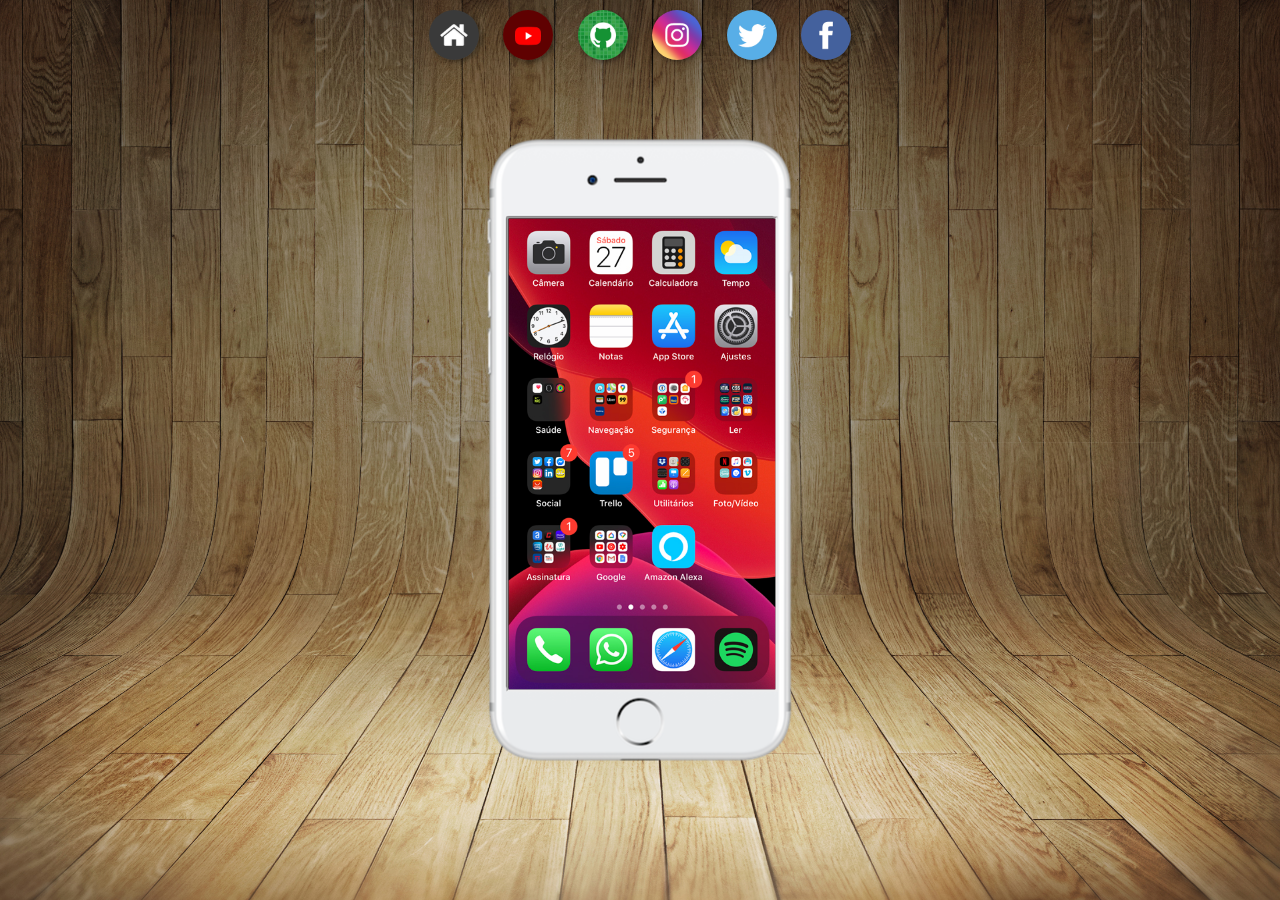
<file: index.html>
<!doctype html>
<html lang="pt-br">
  <head>
    <meta charset="UTF-8" />
    <meta name="viewport" content="width=device-width, initial-scale=1.0" />
    <title>Projeto redes sociais</title>
    <link rel="shortcut icon" href="icon/favicon.ico" type="image/x-icon" />
    <link rel="stylesheet" href="estilos/style.css" />
  </head>
  <body>
    <main>
      <section id="telefone">
        <iframe src="home.html" name="tela" id="tela">
          O seu navegador não é compatível com essa tecnologia.
        </iframe>
      </section>
      <section id="redes-sociais">
        <a href="home.html" target="tela"
          ><img src="imagens/logo-home.jpg" alt="Home"
        /></a>
        <a href="youtube.html" target="tela"
          ><img src="imagens/logo-youtube.jpg" alt="Youtube"
        /></a>
        <a href="github.html" target="tela"
          ><img src="imagens/logo-github.jpg" alt="Github"
        /></a>
        <a href="instagram.html" target="tela"
          ><img src="imagens/logo-instagram.jpg" alt="Instagram"
        /></a>
        <a href="twitter.html" target="tela"
          ><img src="imagens/logo-twitter.jpg" alt="Twitter"
        /></a>
        <a href="facebook.html" target="tela"
          ><img src="imagens/logo-facebook.jpg" alt="Facebbok"
        /></a>
      </section>
    </main>
  </body>
</html>
</file>
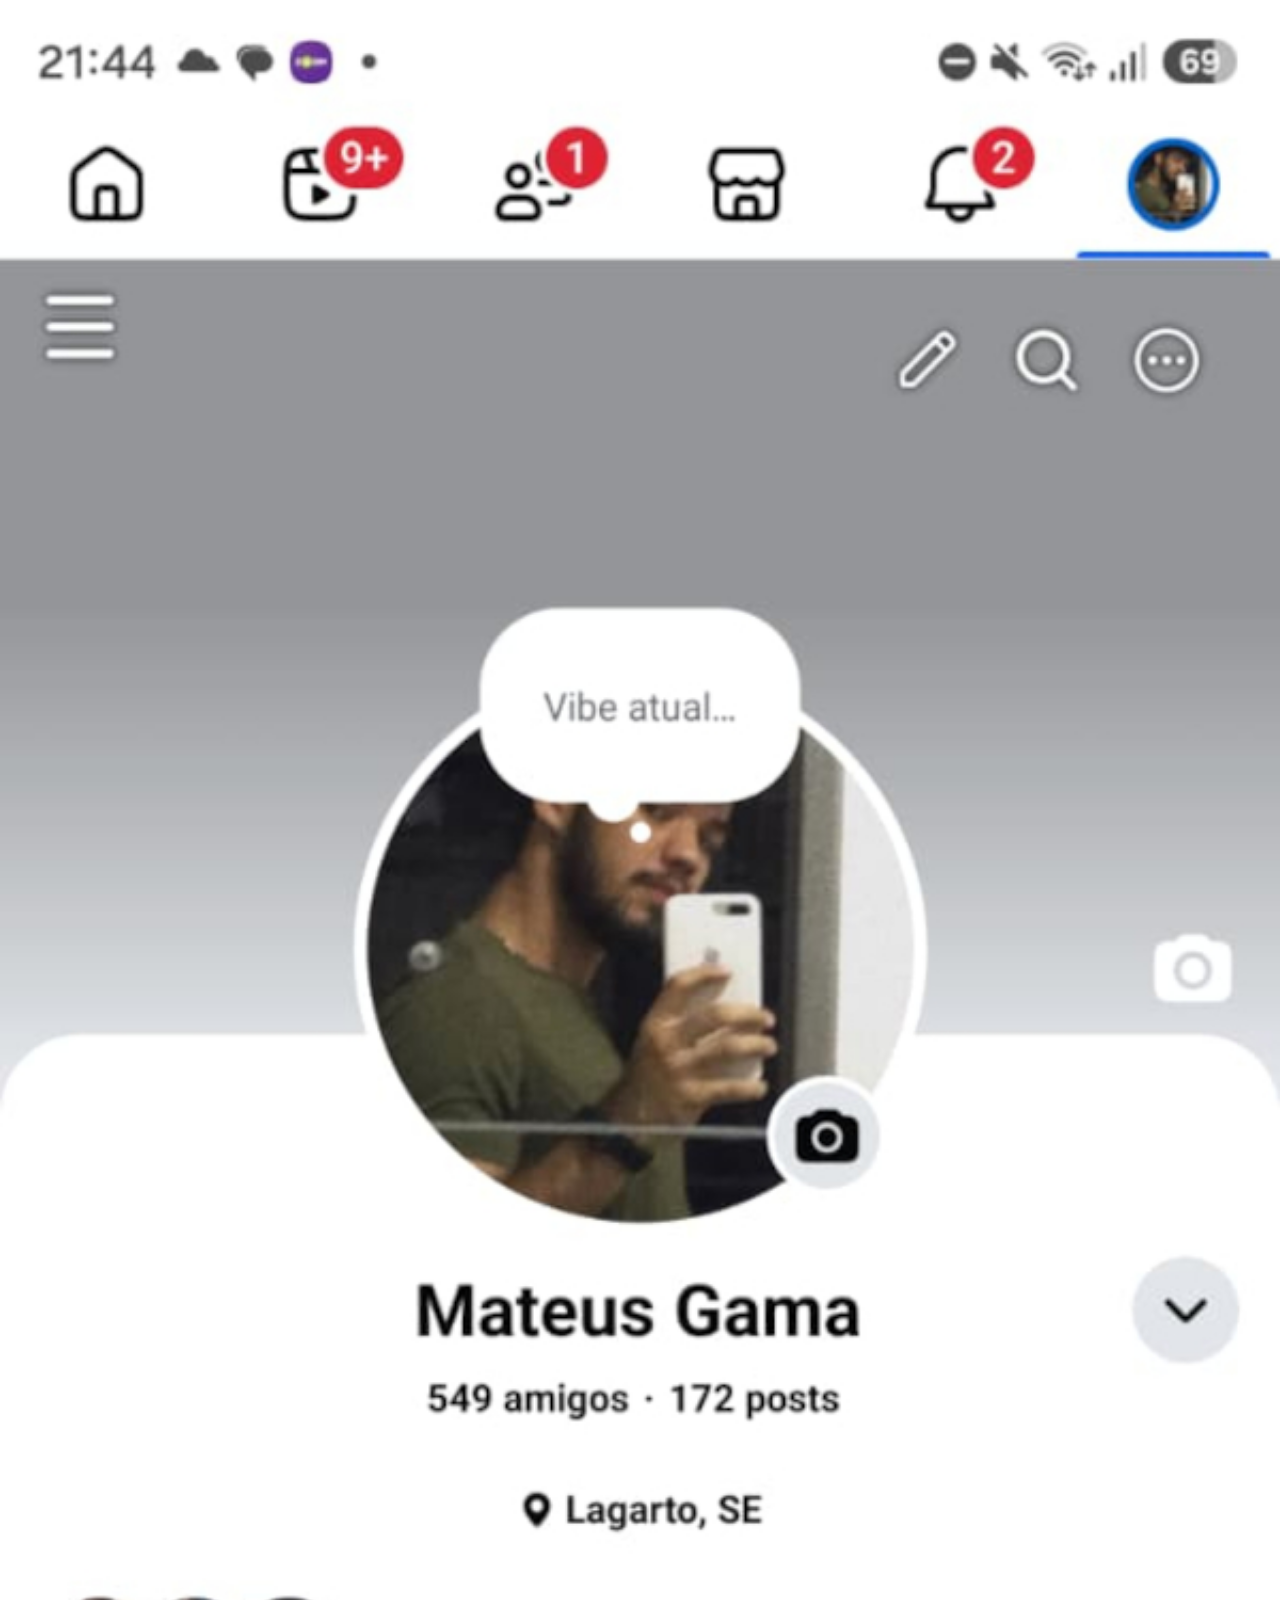
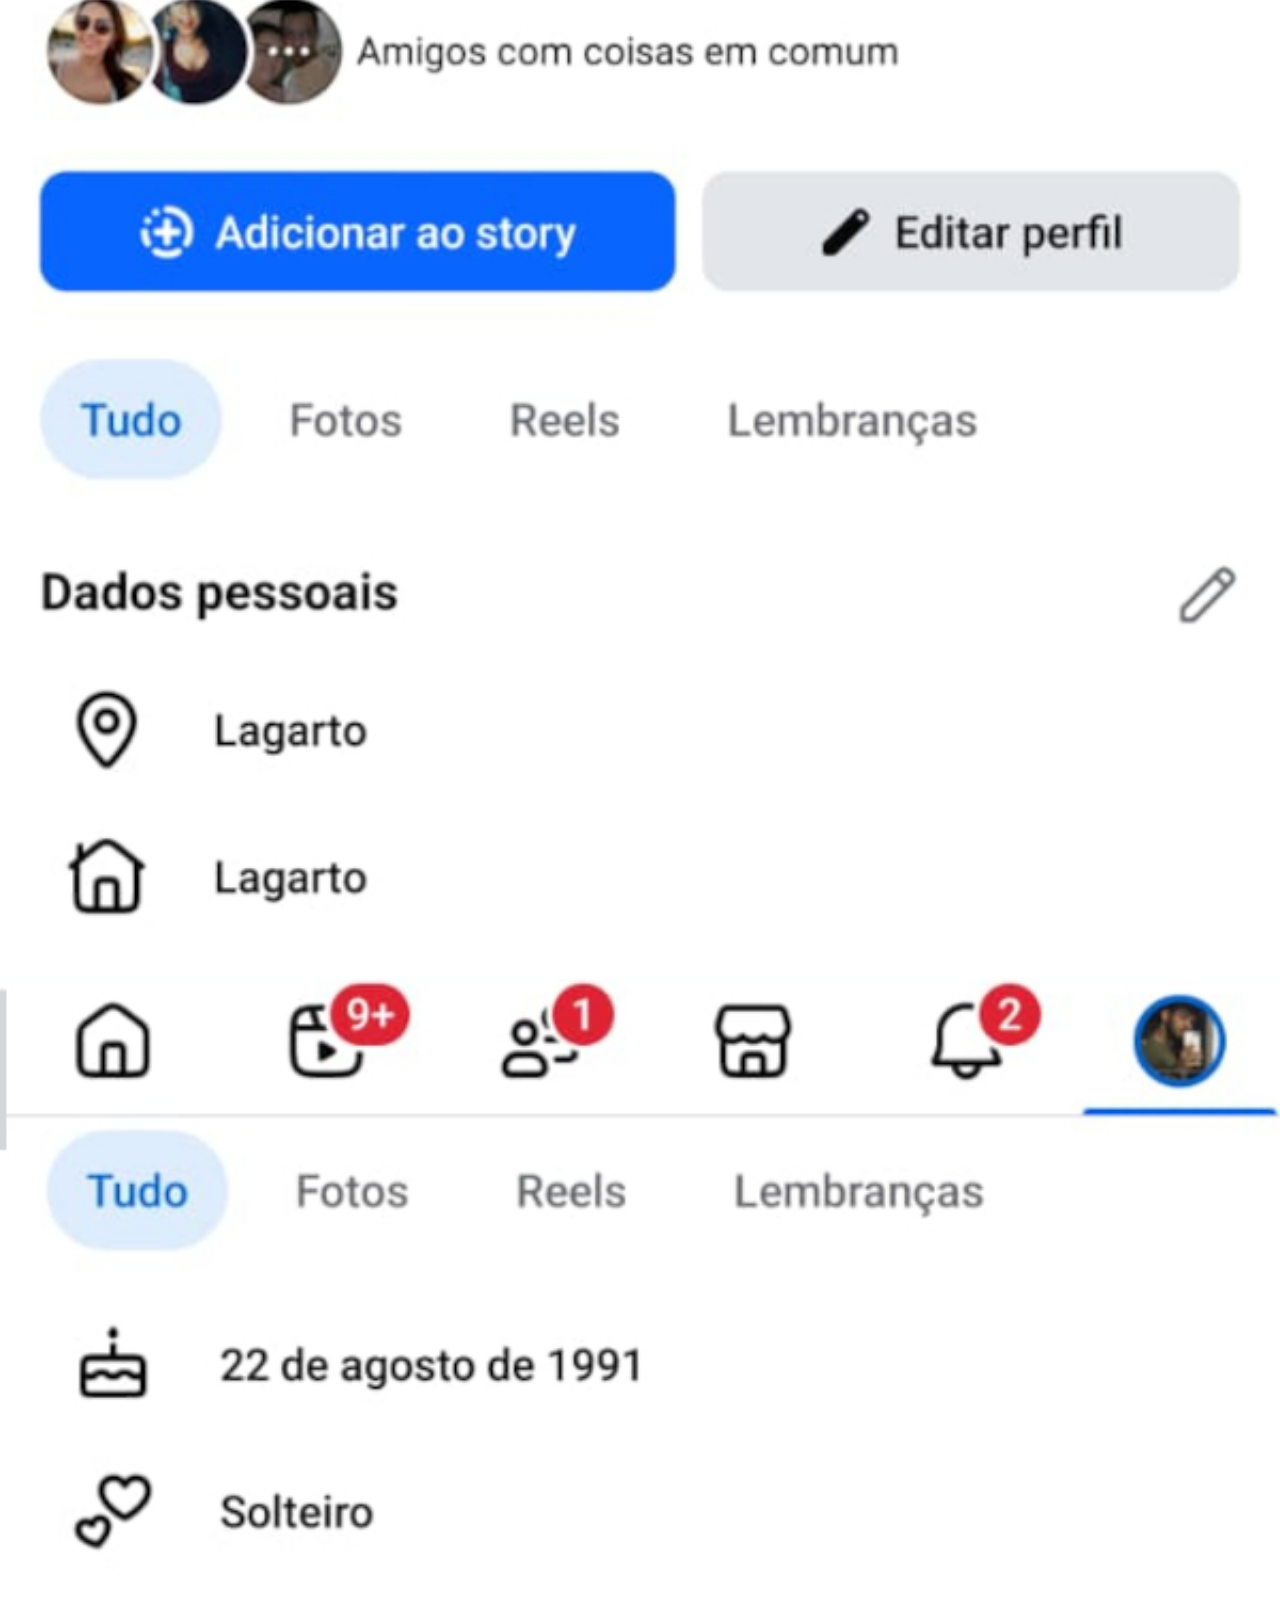
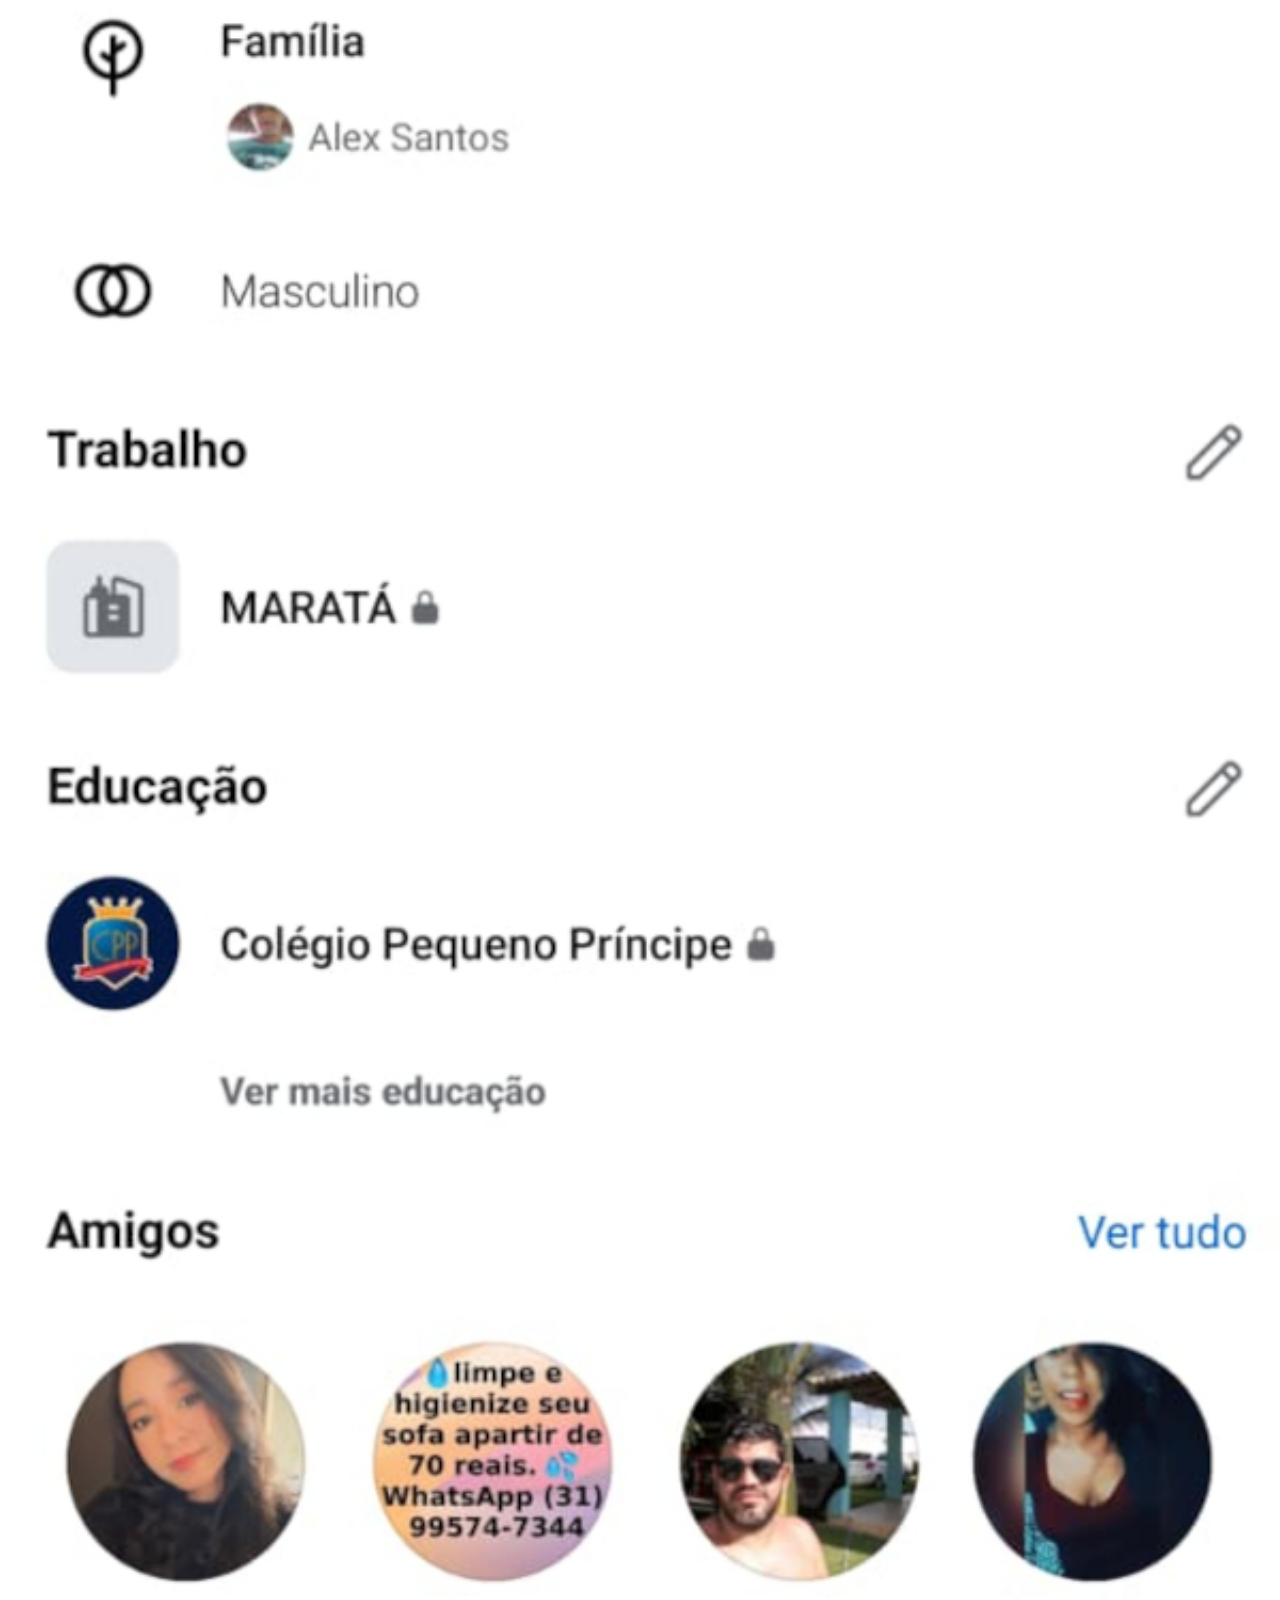
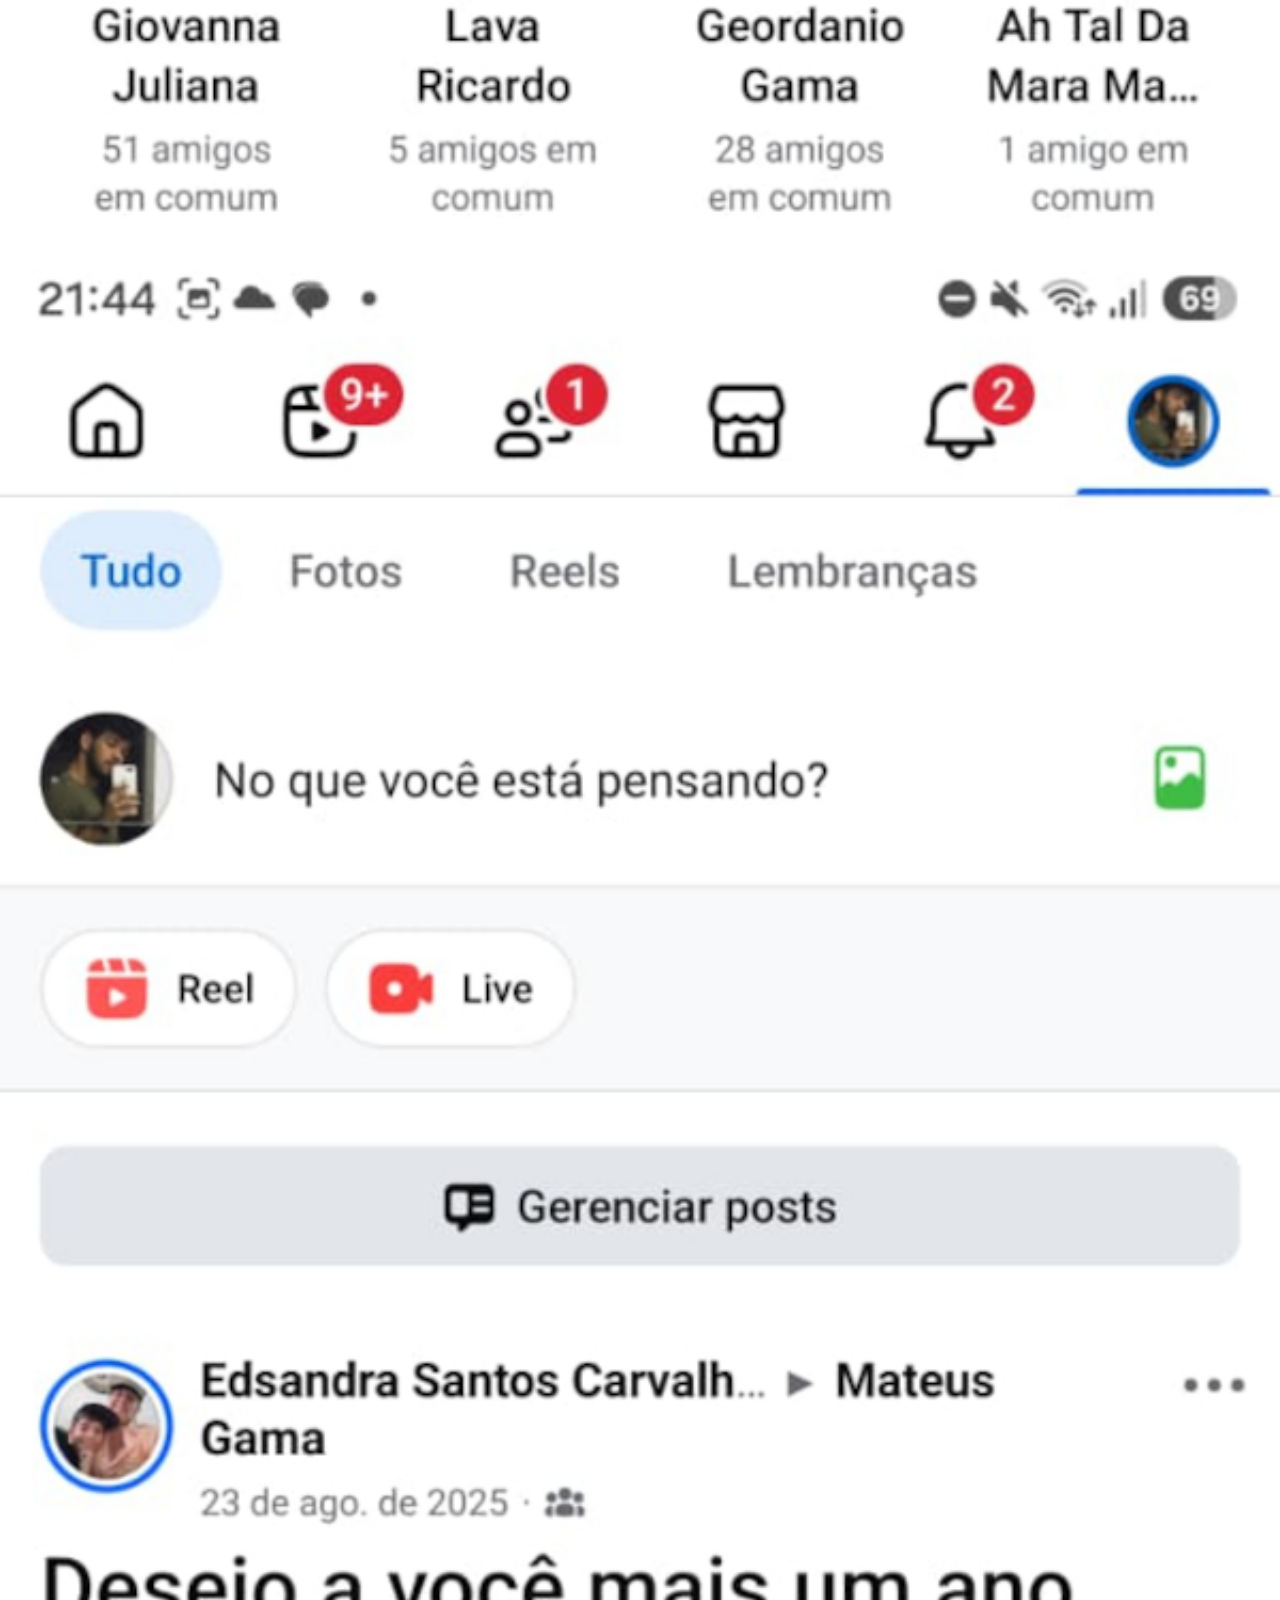
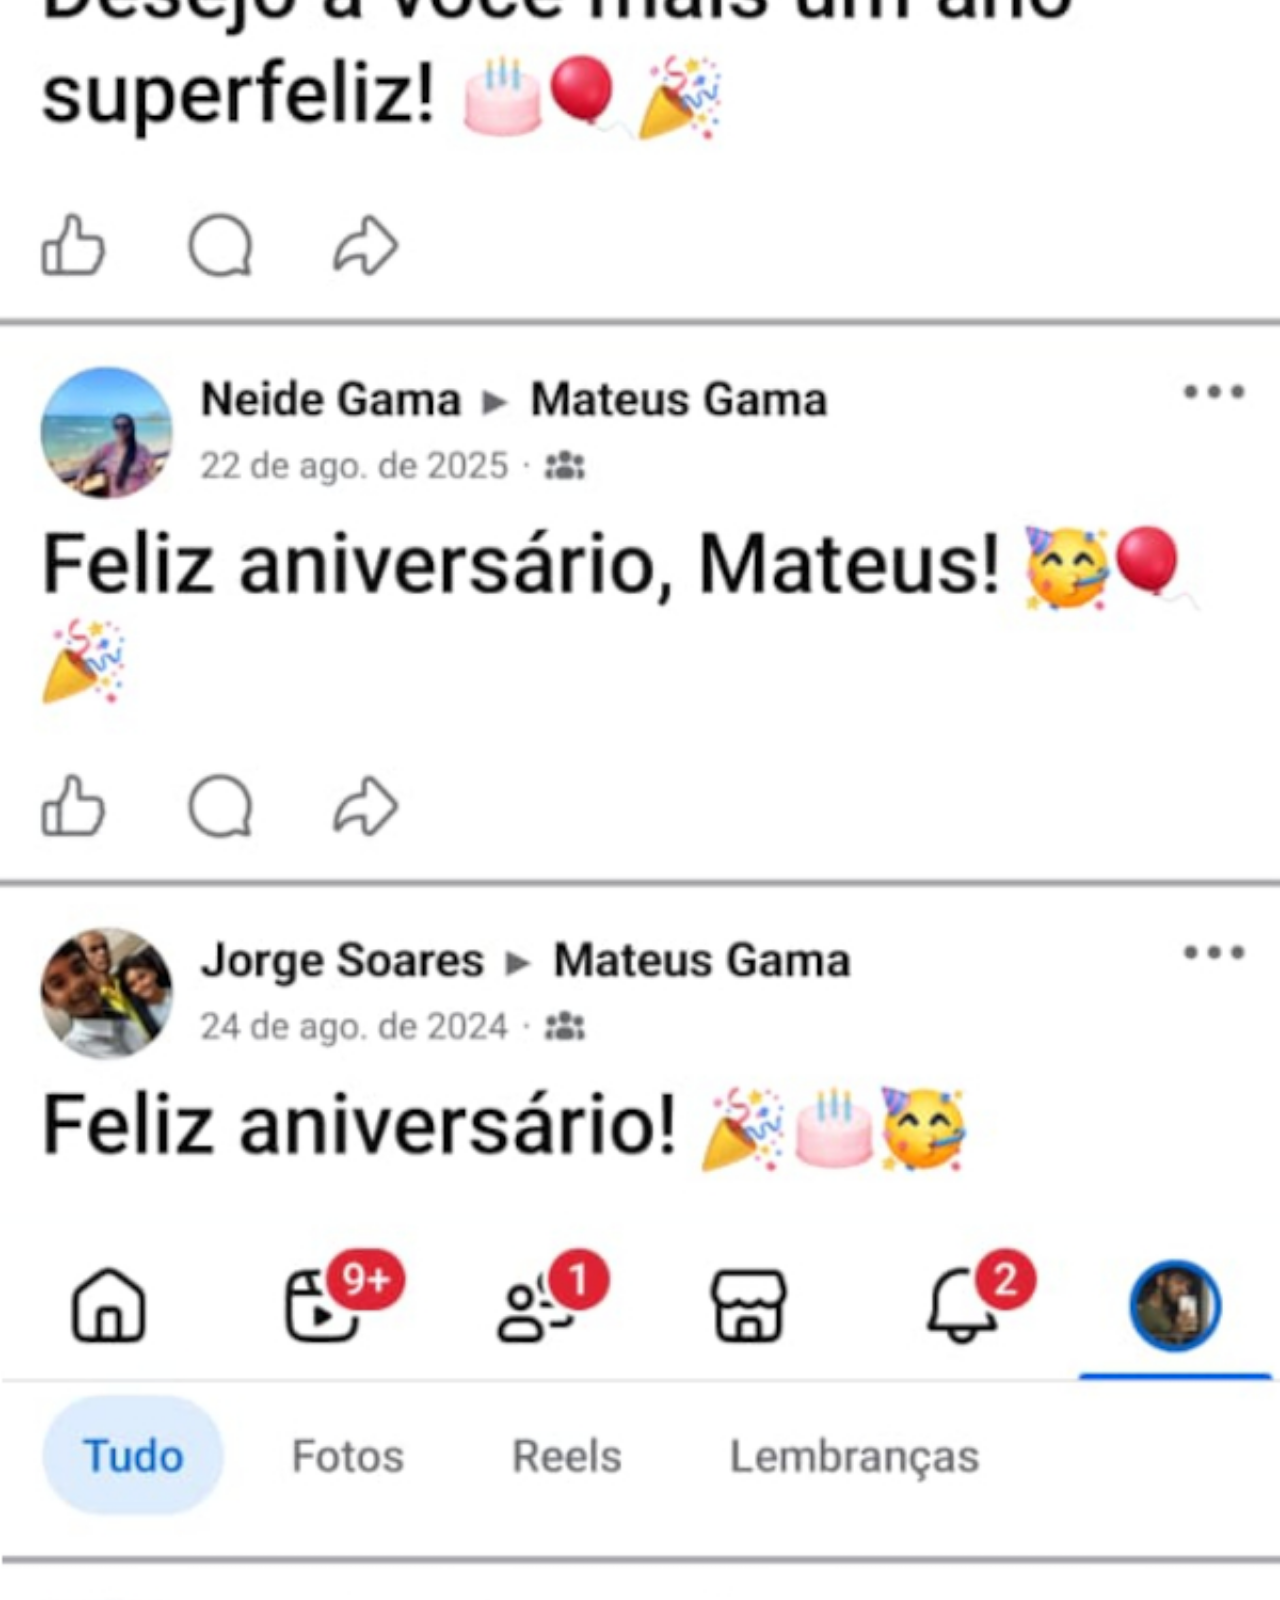
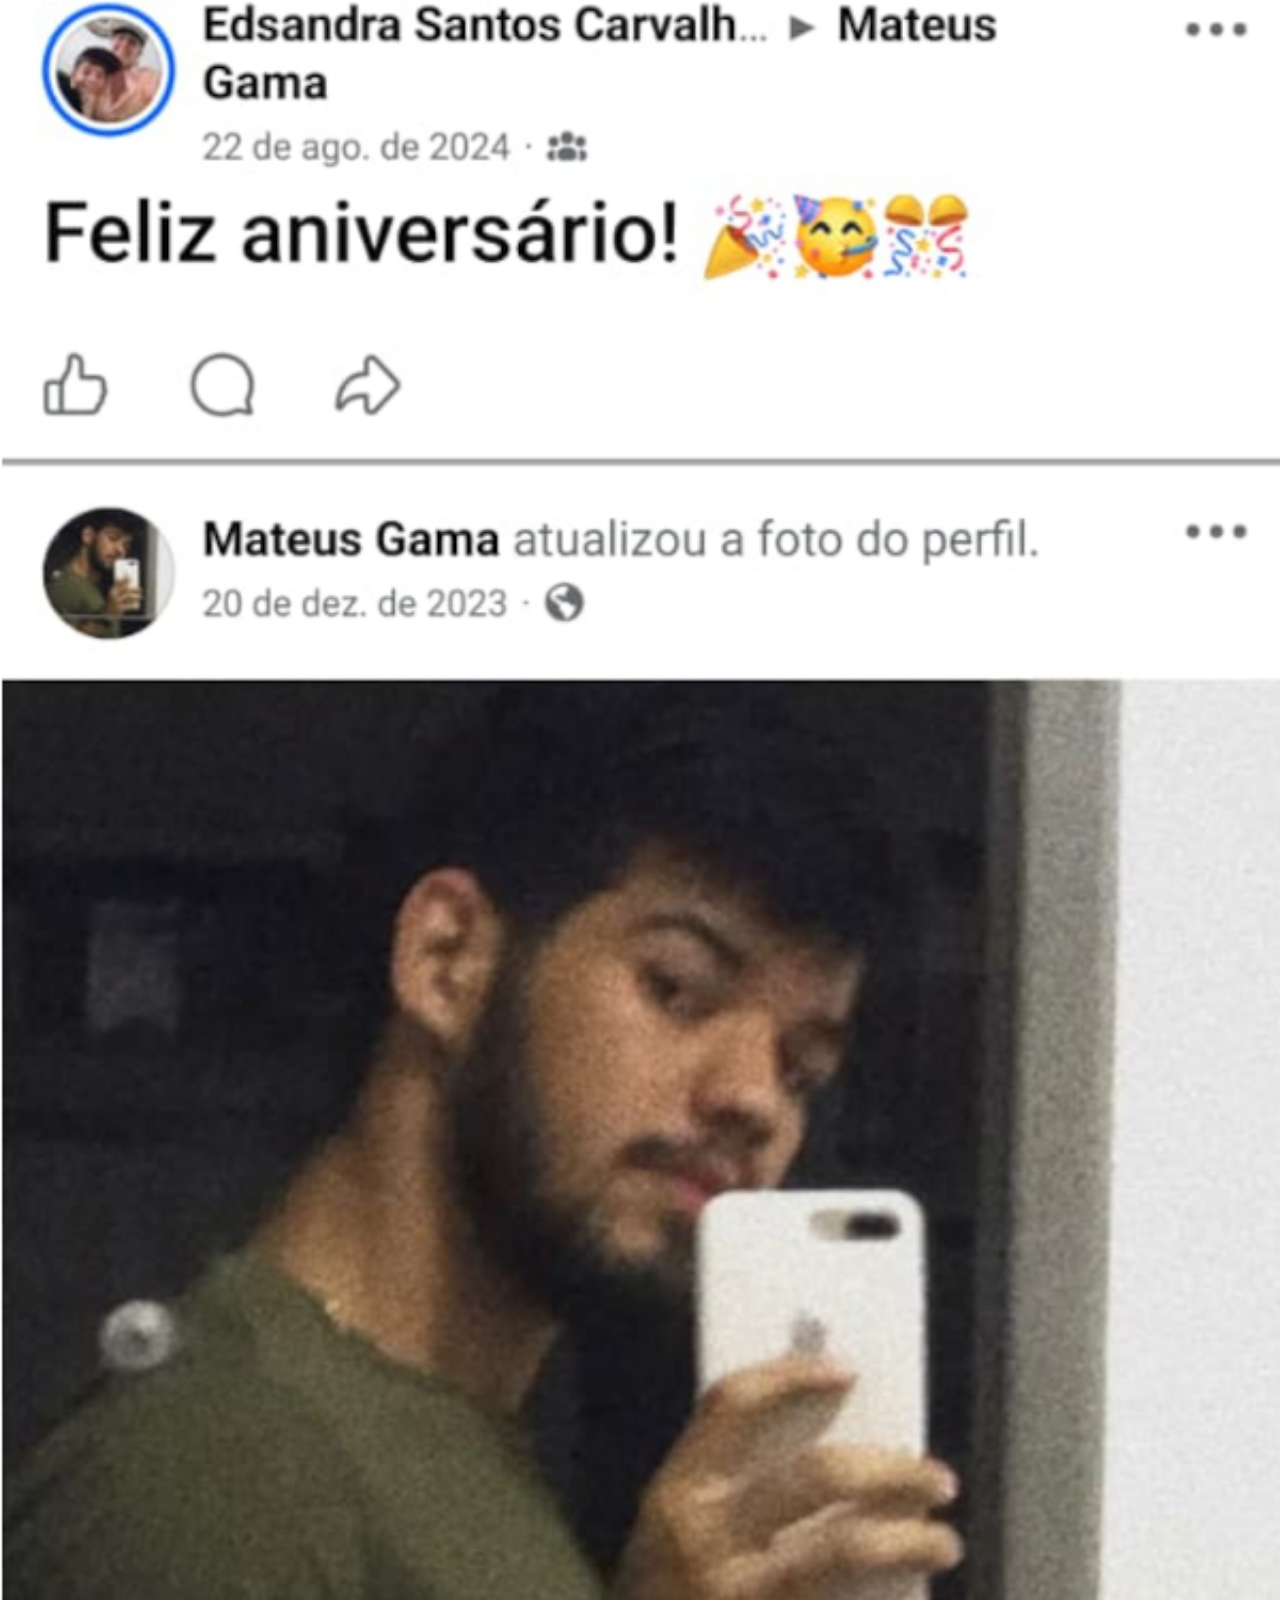
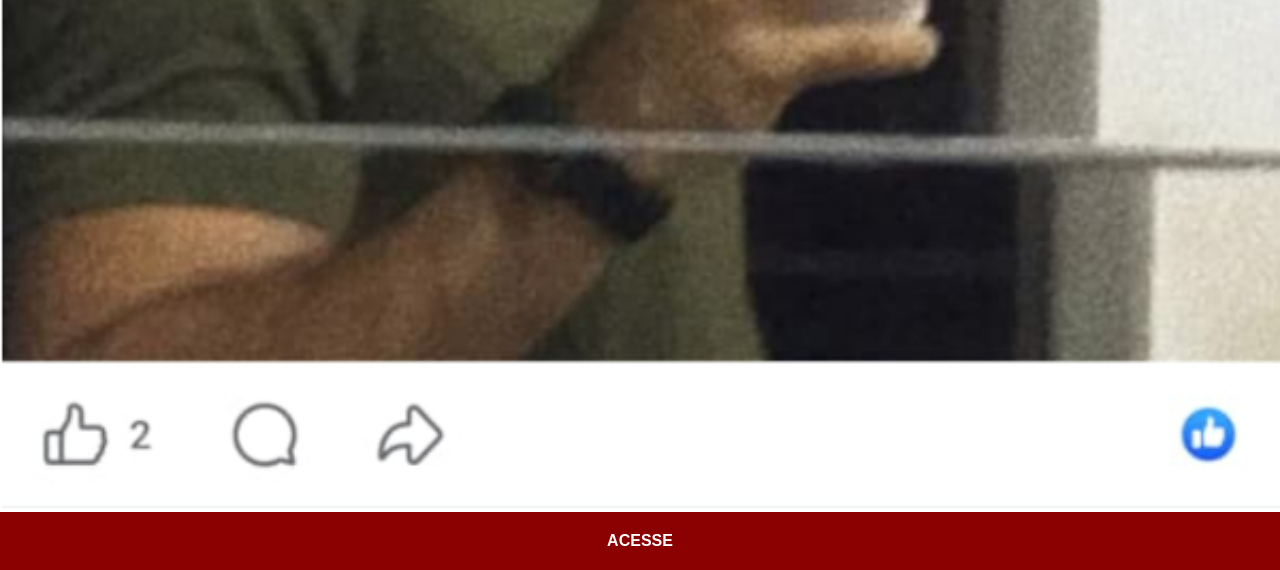
<file: facebook.html>
<!doctype html>
<html lang="pt-br">
  <head>
    <meta charset="UTF-8" />
    <meta name="viewport" content="width=device-width, initial-scale=1.0" />
    <title>Página Github</title>
    <link rel="stylesheet" href="estilos/social.css" />
  </head>
  <body>
    <img src="imagens/tela-facebbok.jpeg" alt="Facebook" />
    <a href="https://www.facebook.com/share/18T3NMu9Tp/" target="_blank"
      >ACESSE</a
    >
  </body>
</html>
</file>
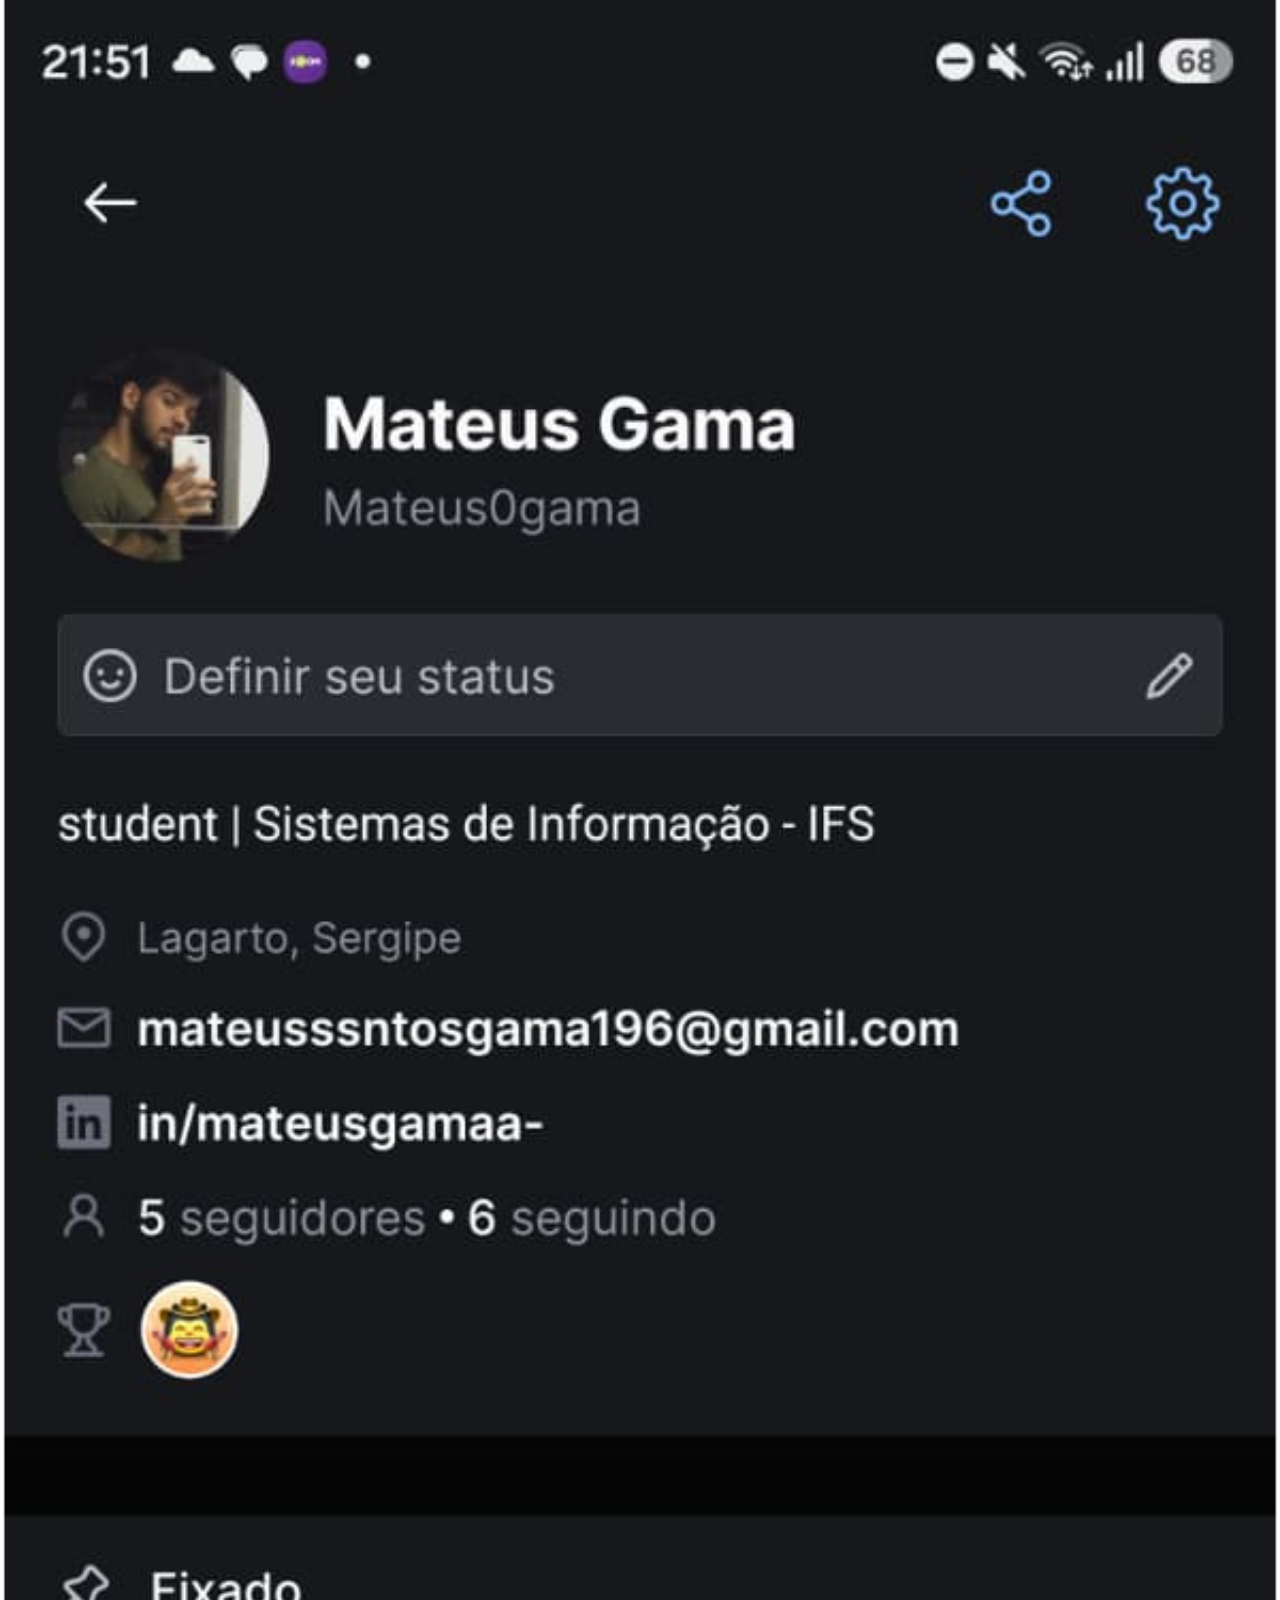
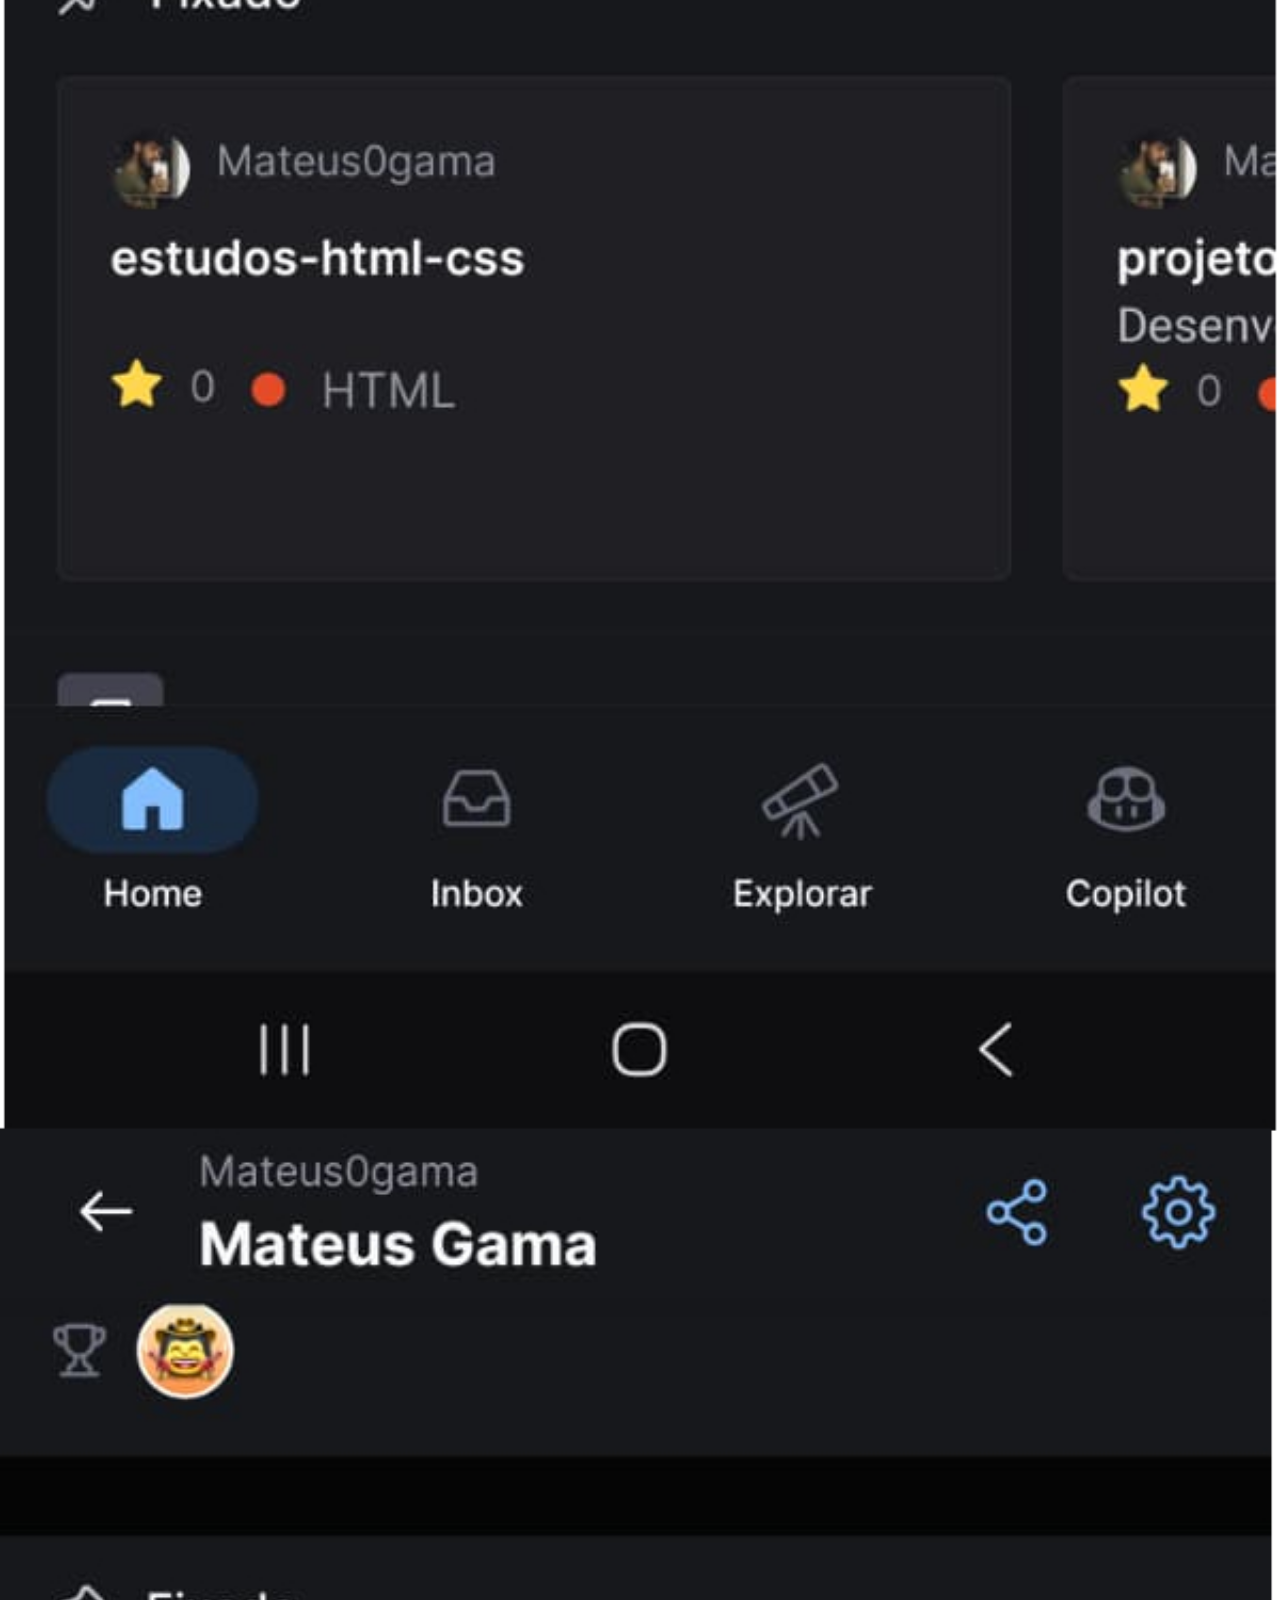
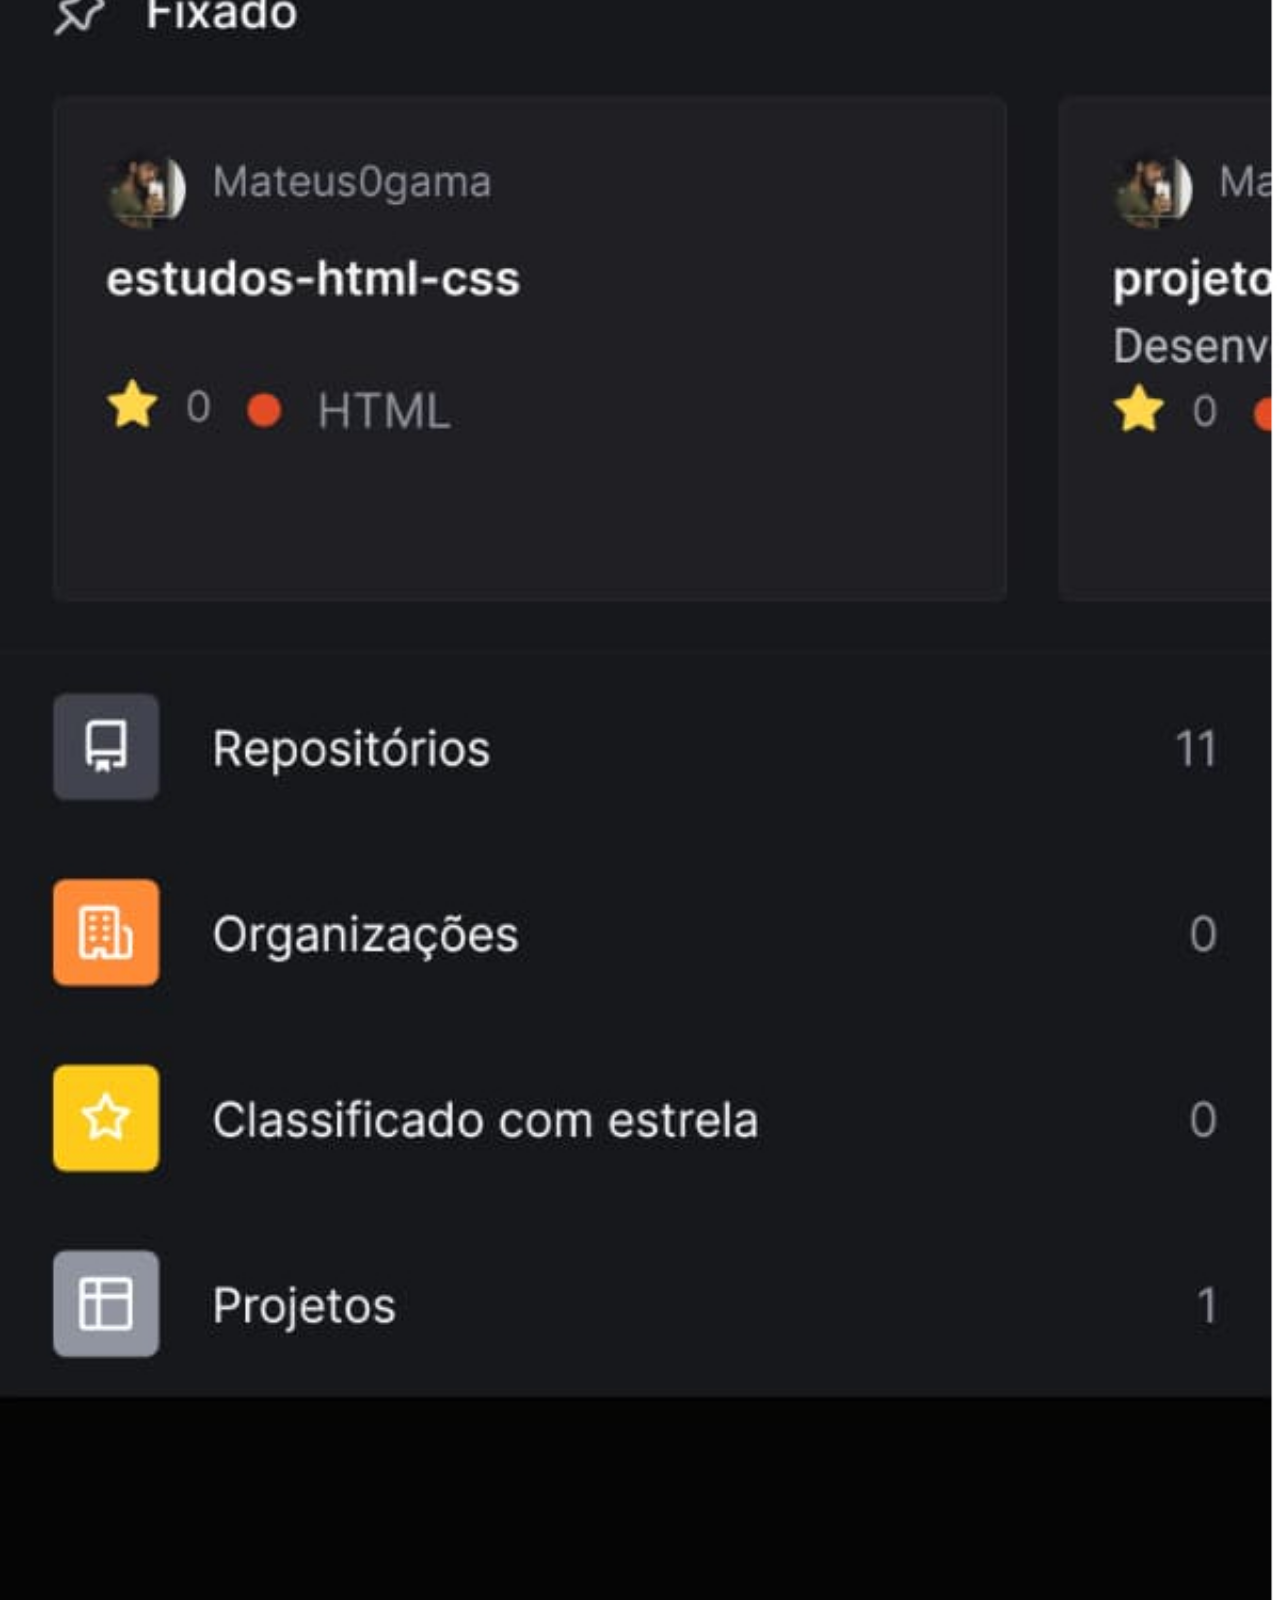
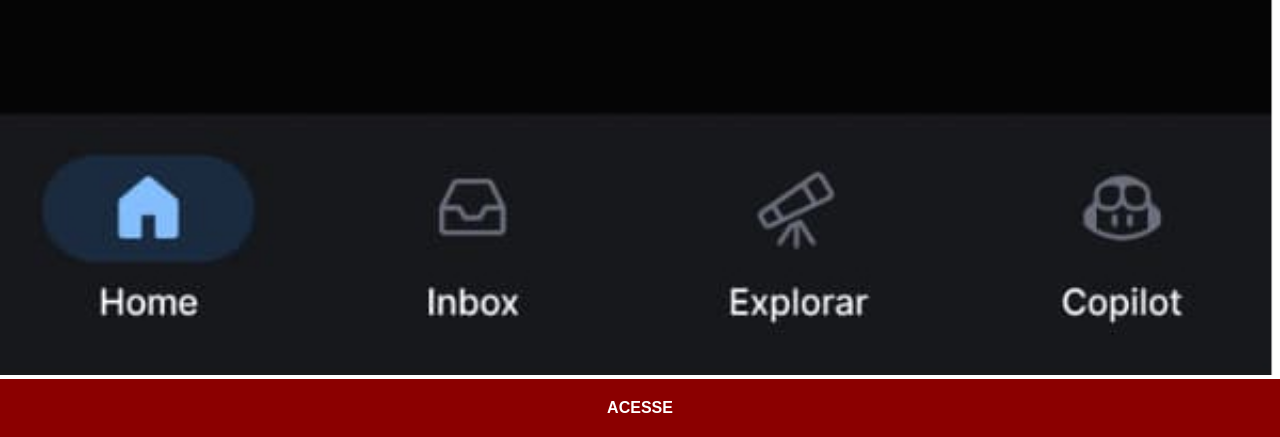
<file: github.html>
<!doctype html>
<html lang="pt-br">
  <head>
    <meta charset="UTF-8" />
    <meta name="viewport" content="width=device-width, initial-scale=1.0" />
    <title>Página Github</title>
    <link rel="stylesheet" href="estilos/social.css" />
  </head>
  <body>
    <img src="imagens/tela-github.jpeg" alt="Github" />
    <a href="https://github.com/Mateus0gama" target="_blank">ACESSE</a>
  </body>
</html>
</file>
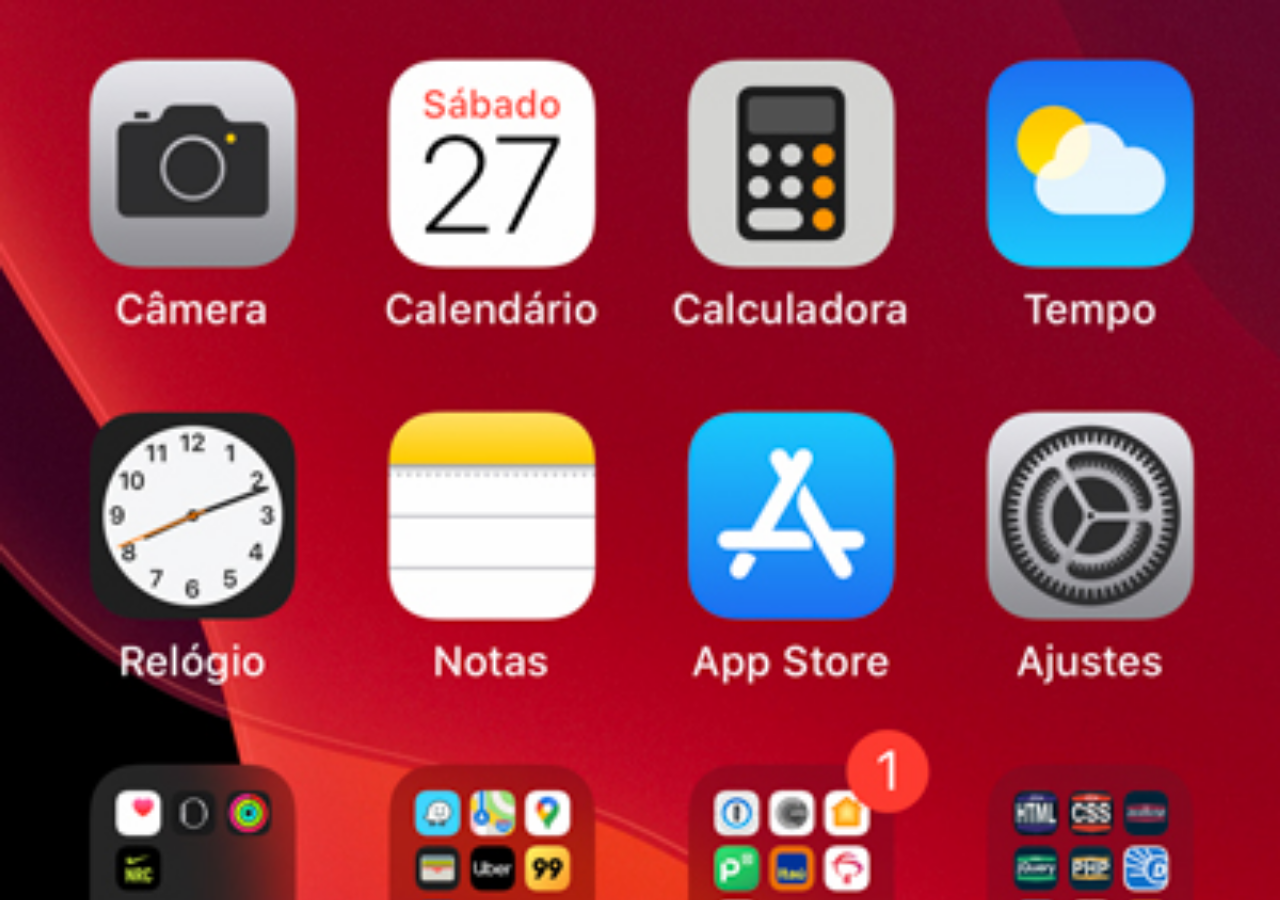
<file: home.html>
<!doctype html>
<html lang="pt-br">
  <head>
    <meta charset="UTF-8" />
    <meta name="viewport" content="width=device-width, initial-scale=1.0" />
    <title>Home</title>
  </head>
  <style>
    * {
      margin: 0px;
      padding: 0px;
    }
    body {
      width: 100vw;
      height: 100vh;
      background: black url("imagens/tela-home.jpg") no-repeat top center;
      background-size: cover;
    }
  </style>
  <body></body>
</html>
</file>
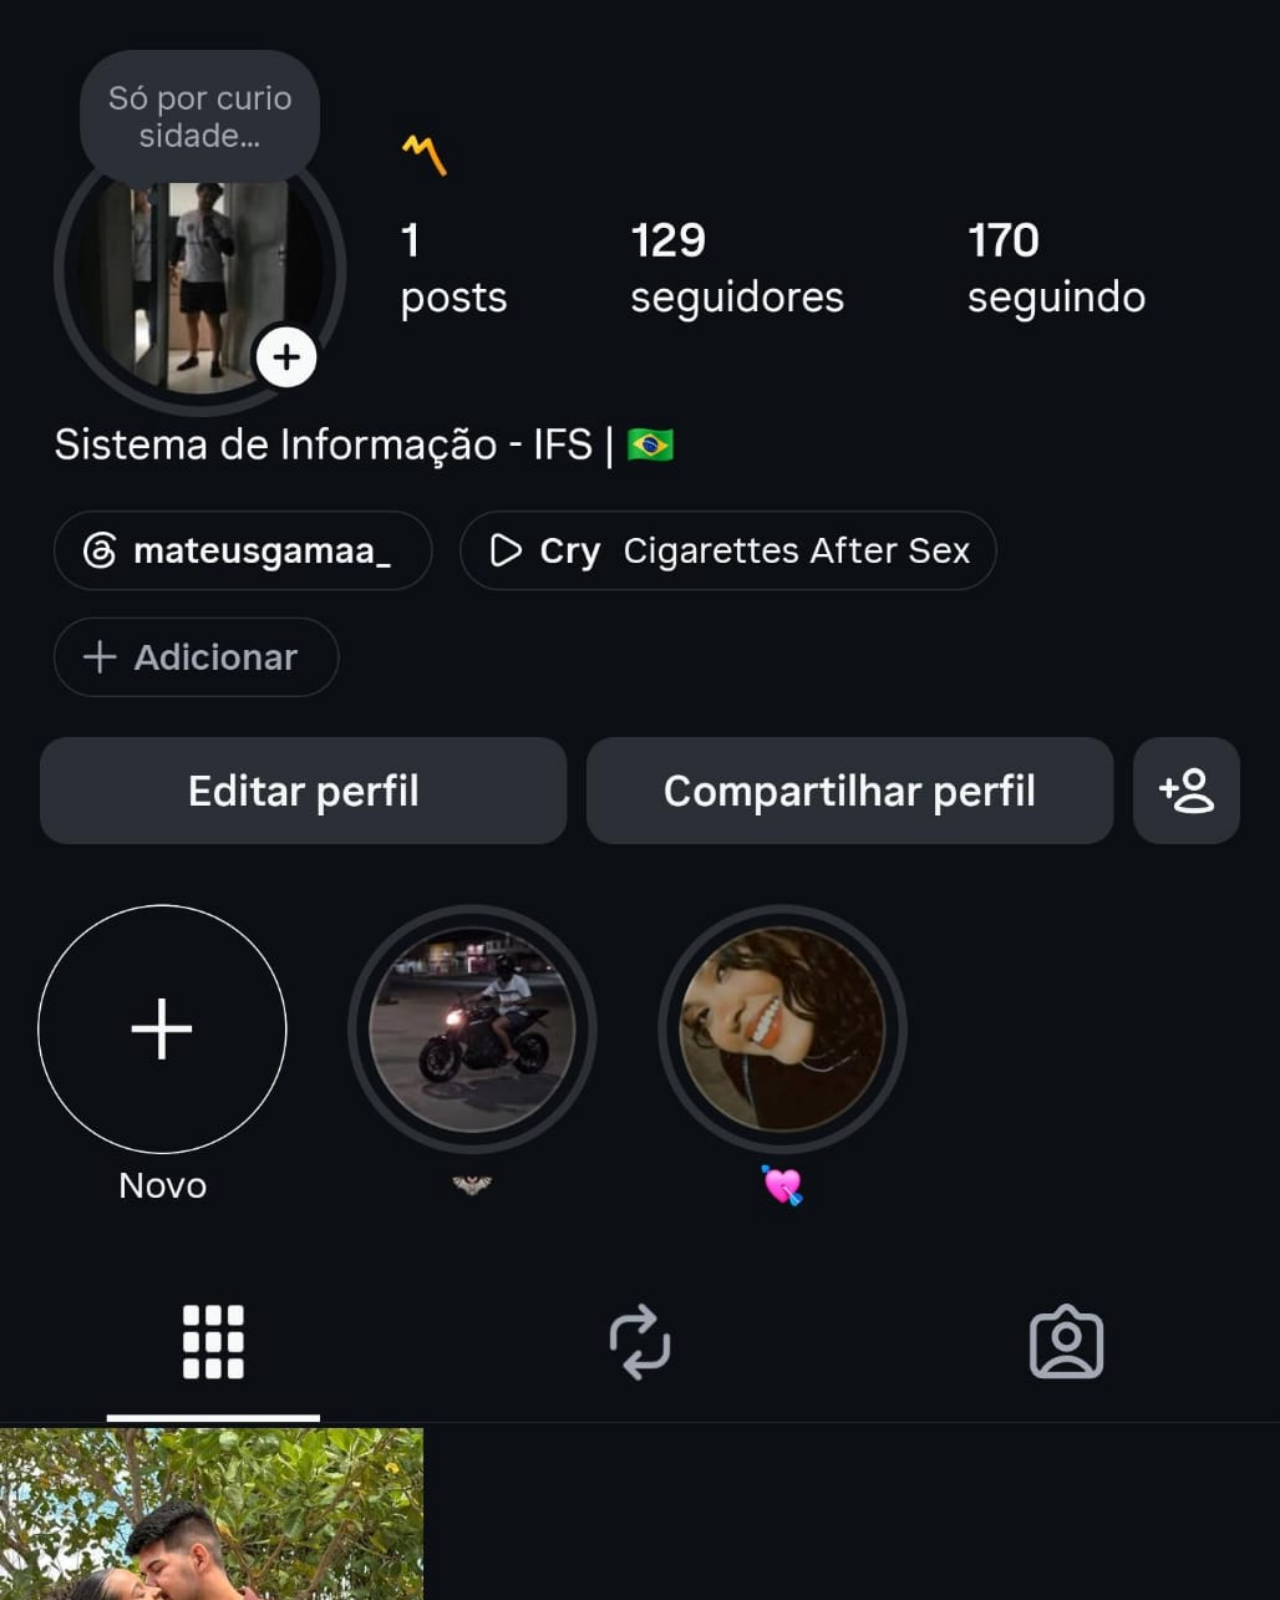
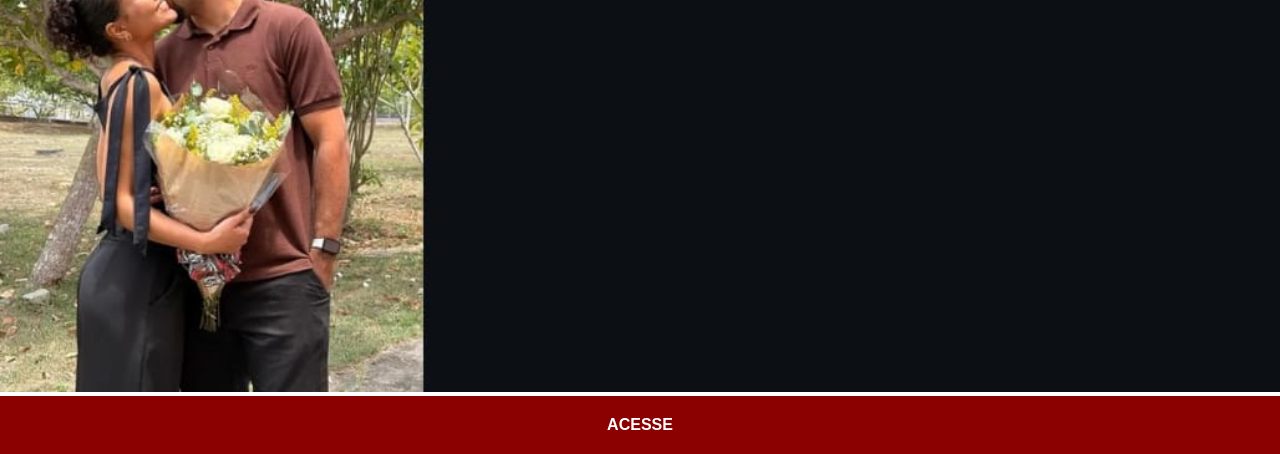
<file: instagram.html>
<!doctype html>
<html lang="pt-br">
  <head>
    <meta charset="UTF-8" />
    <meta name="viewport" content="width=device-width, initial-scale=1.0" />
    <title>Página Github</title>
    <link rel="stylesheet" href="estilos/social.css" />
  </head>
  <body>
    <img
      src="imagens/WhatsApp Image 2026-09-24 at 19.26.30.jpeg"
      alt="Instagram"
    />
    <a
      href="https://www.instagram.com/mateusgamaa_?stkn=MTc5YnNmdXhpM3ljdg=="
      target="_blank"
      >ACESSE</a
    >
  </body>
</html>
</file>
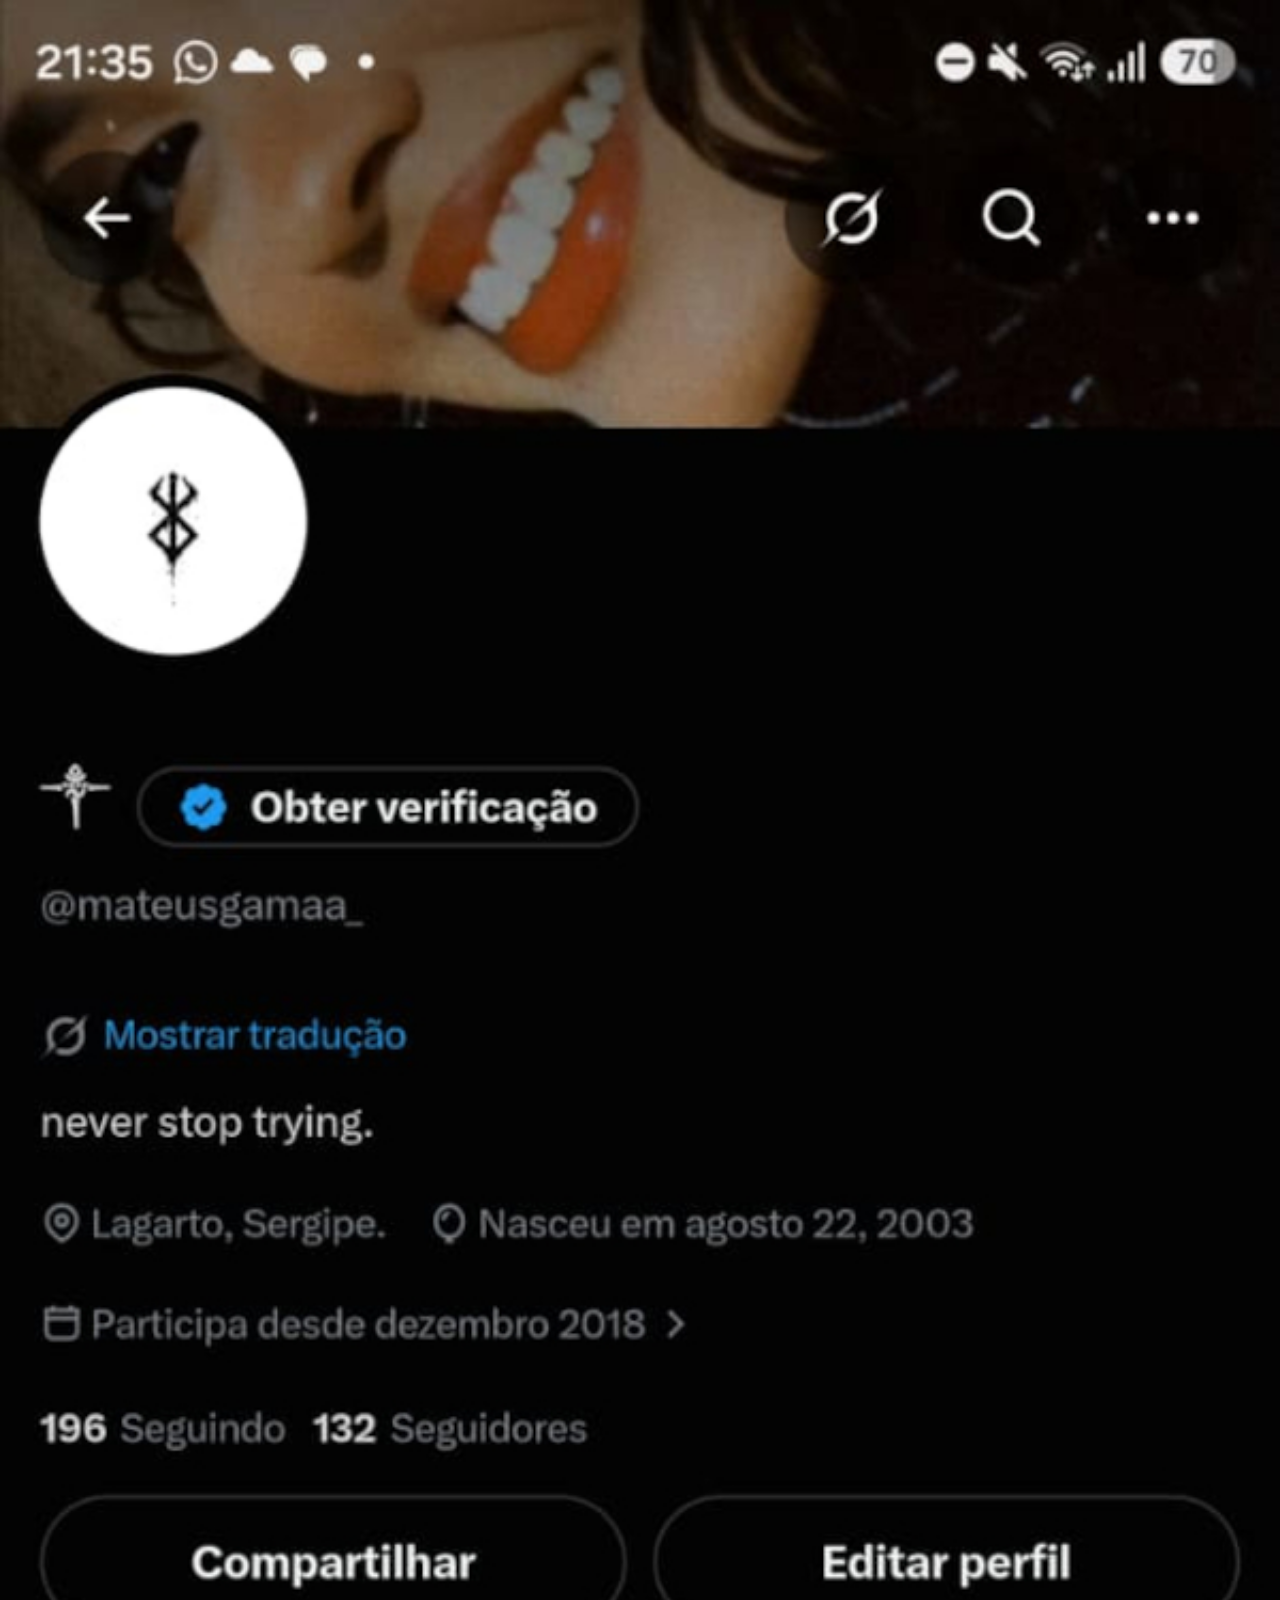
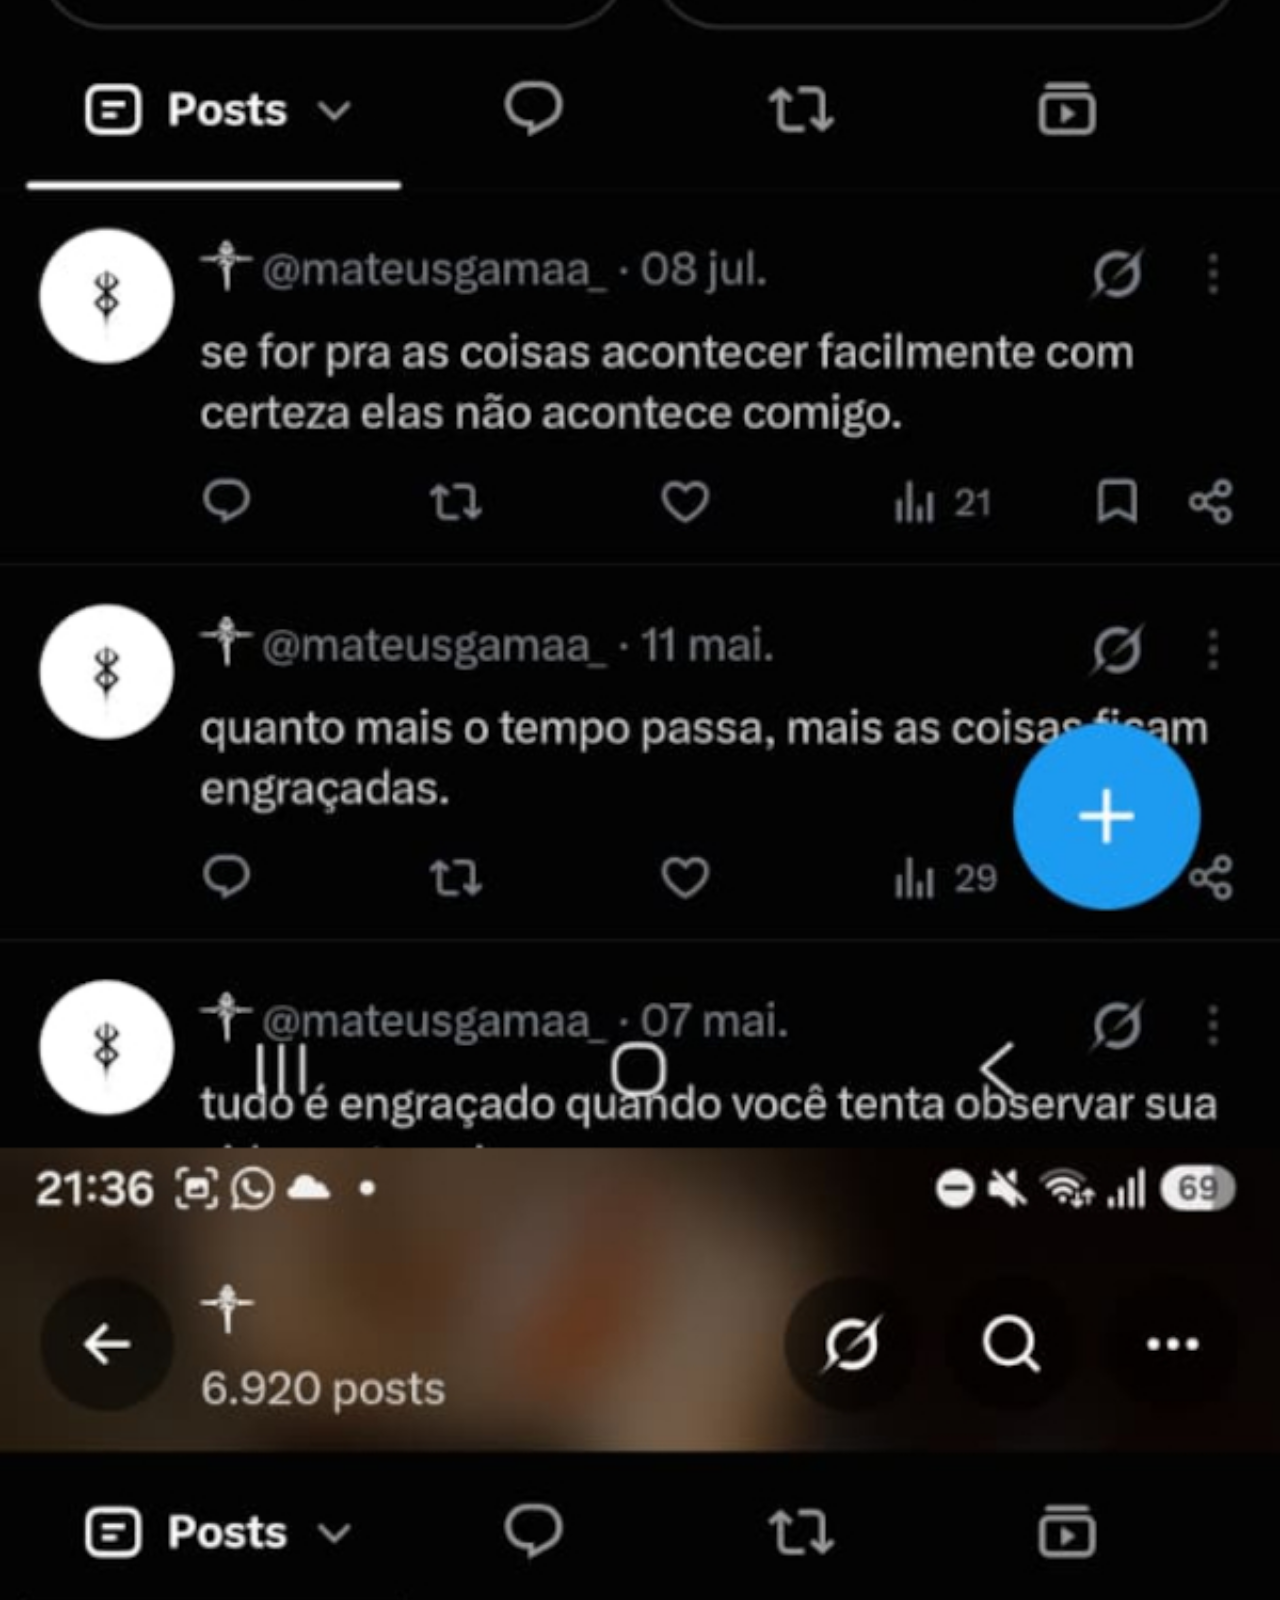
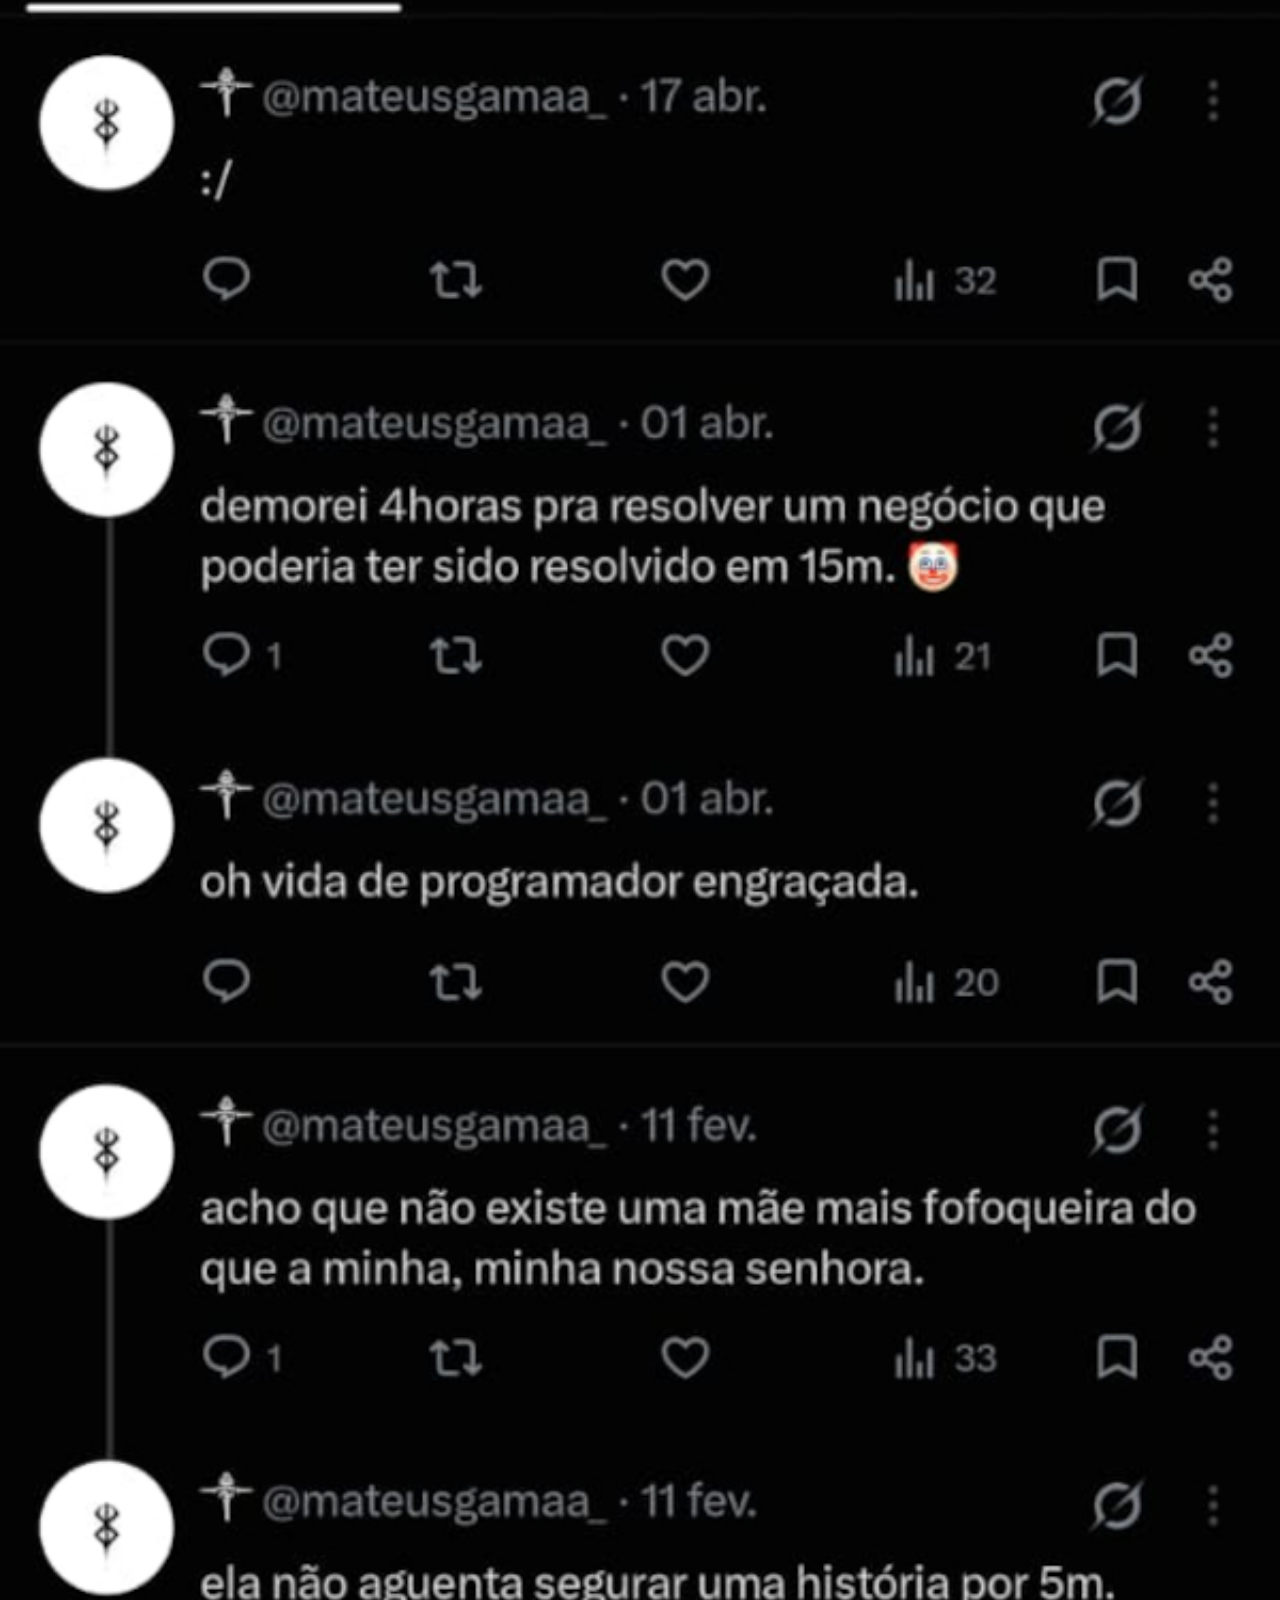
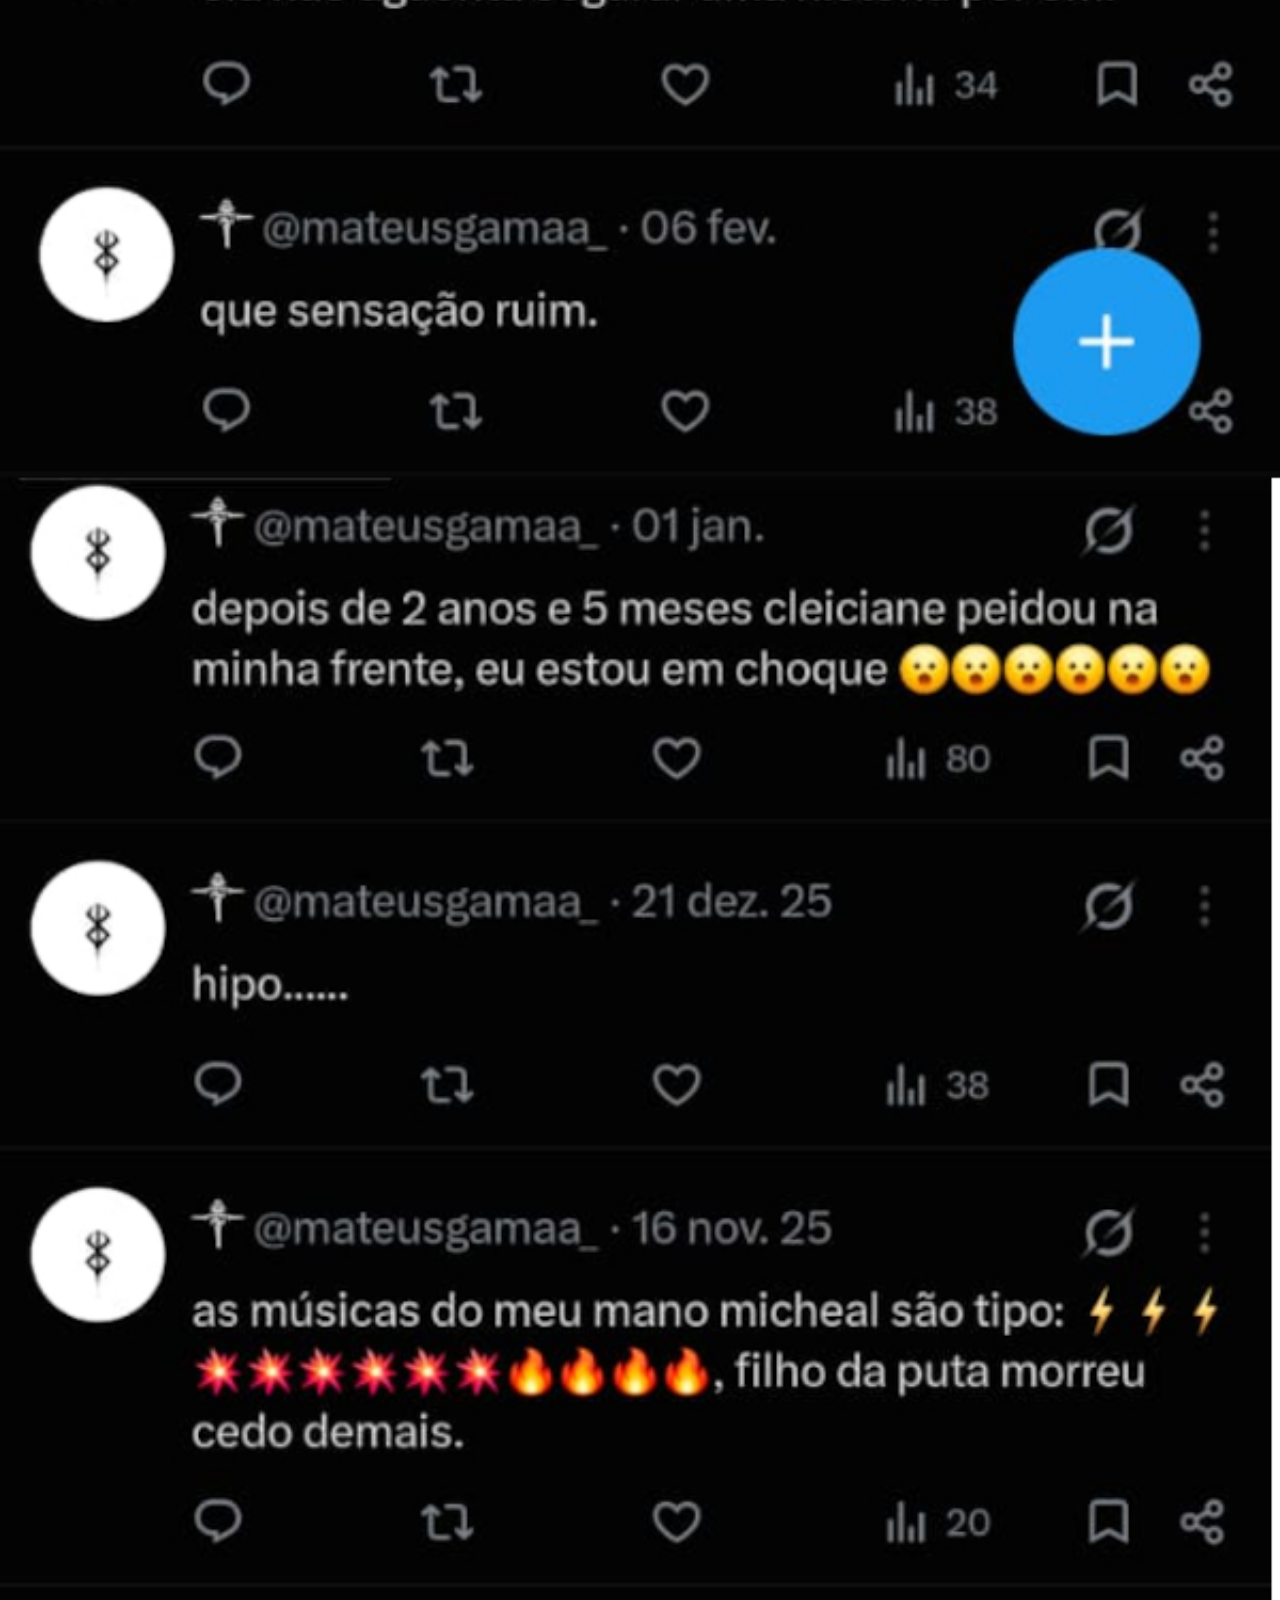
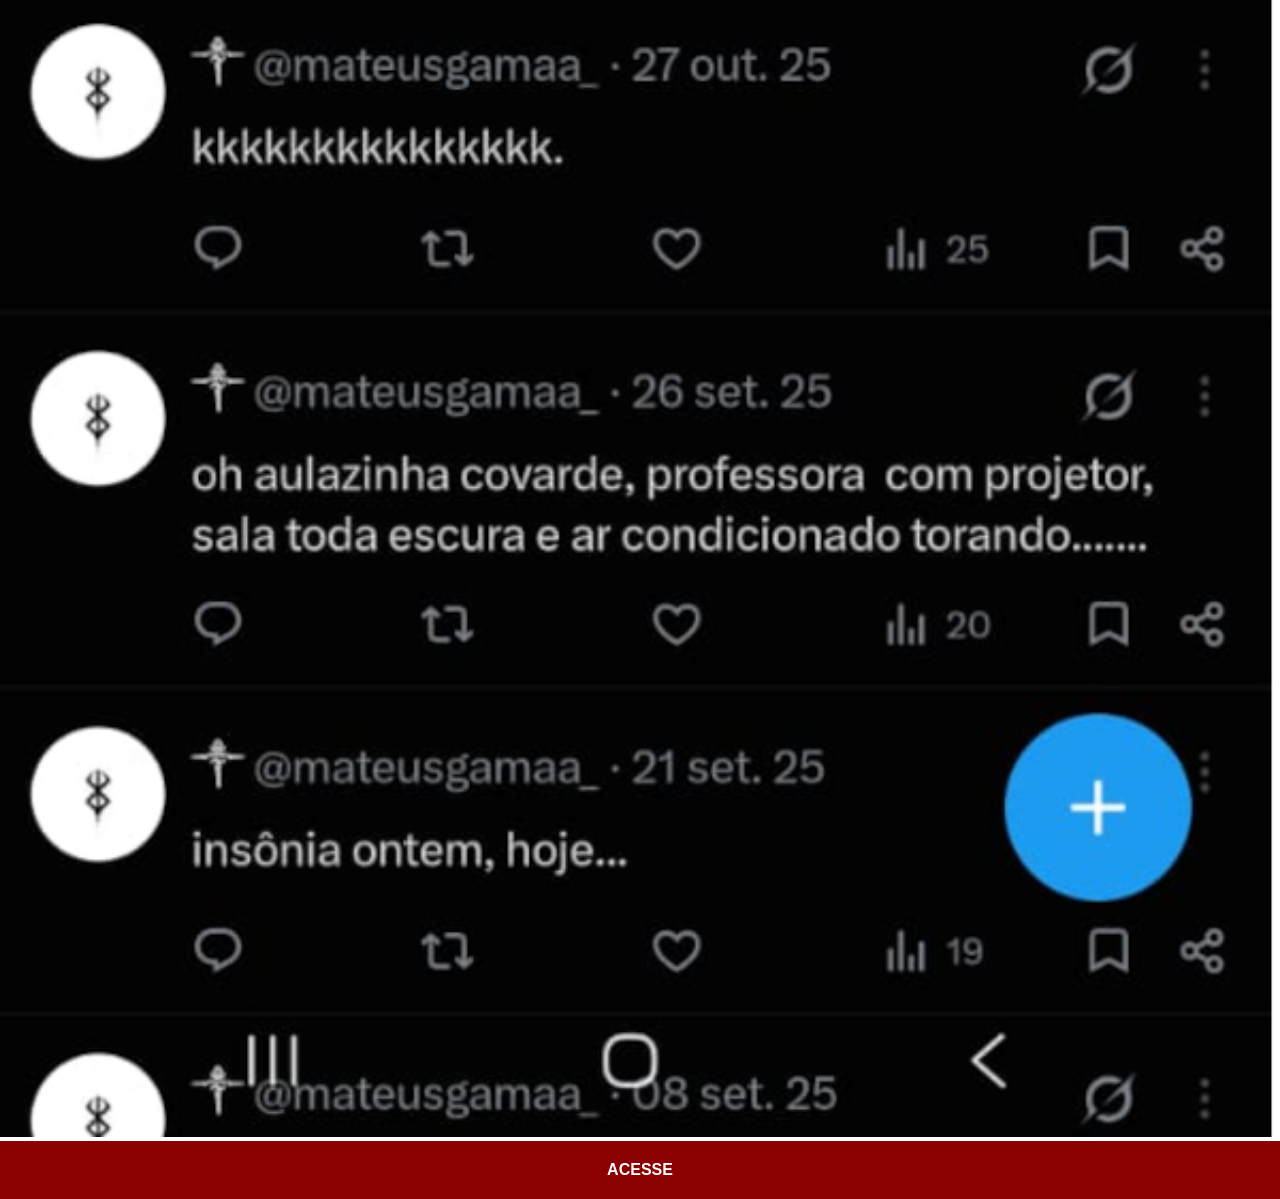
<file: twitter.html>
<!doctype html>
<html lang="pt-br">
  <head>
    <meta charset="UTF-8" />
    <meta name="viewport" content="width=device-width, initial-scale=1.0" />
    <title>Página Github</title>
    <link rel="stylesheet" href="estilos/social.css" />
  </head>
  <body>
    <img src="imagens/tela-twitter.jpeg" alt="Twitter" />
    <a href="https://x.com/mateusgamaa_" target="_blank">ACESSE</a>
  </body>
</html>
</file>
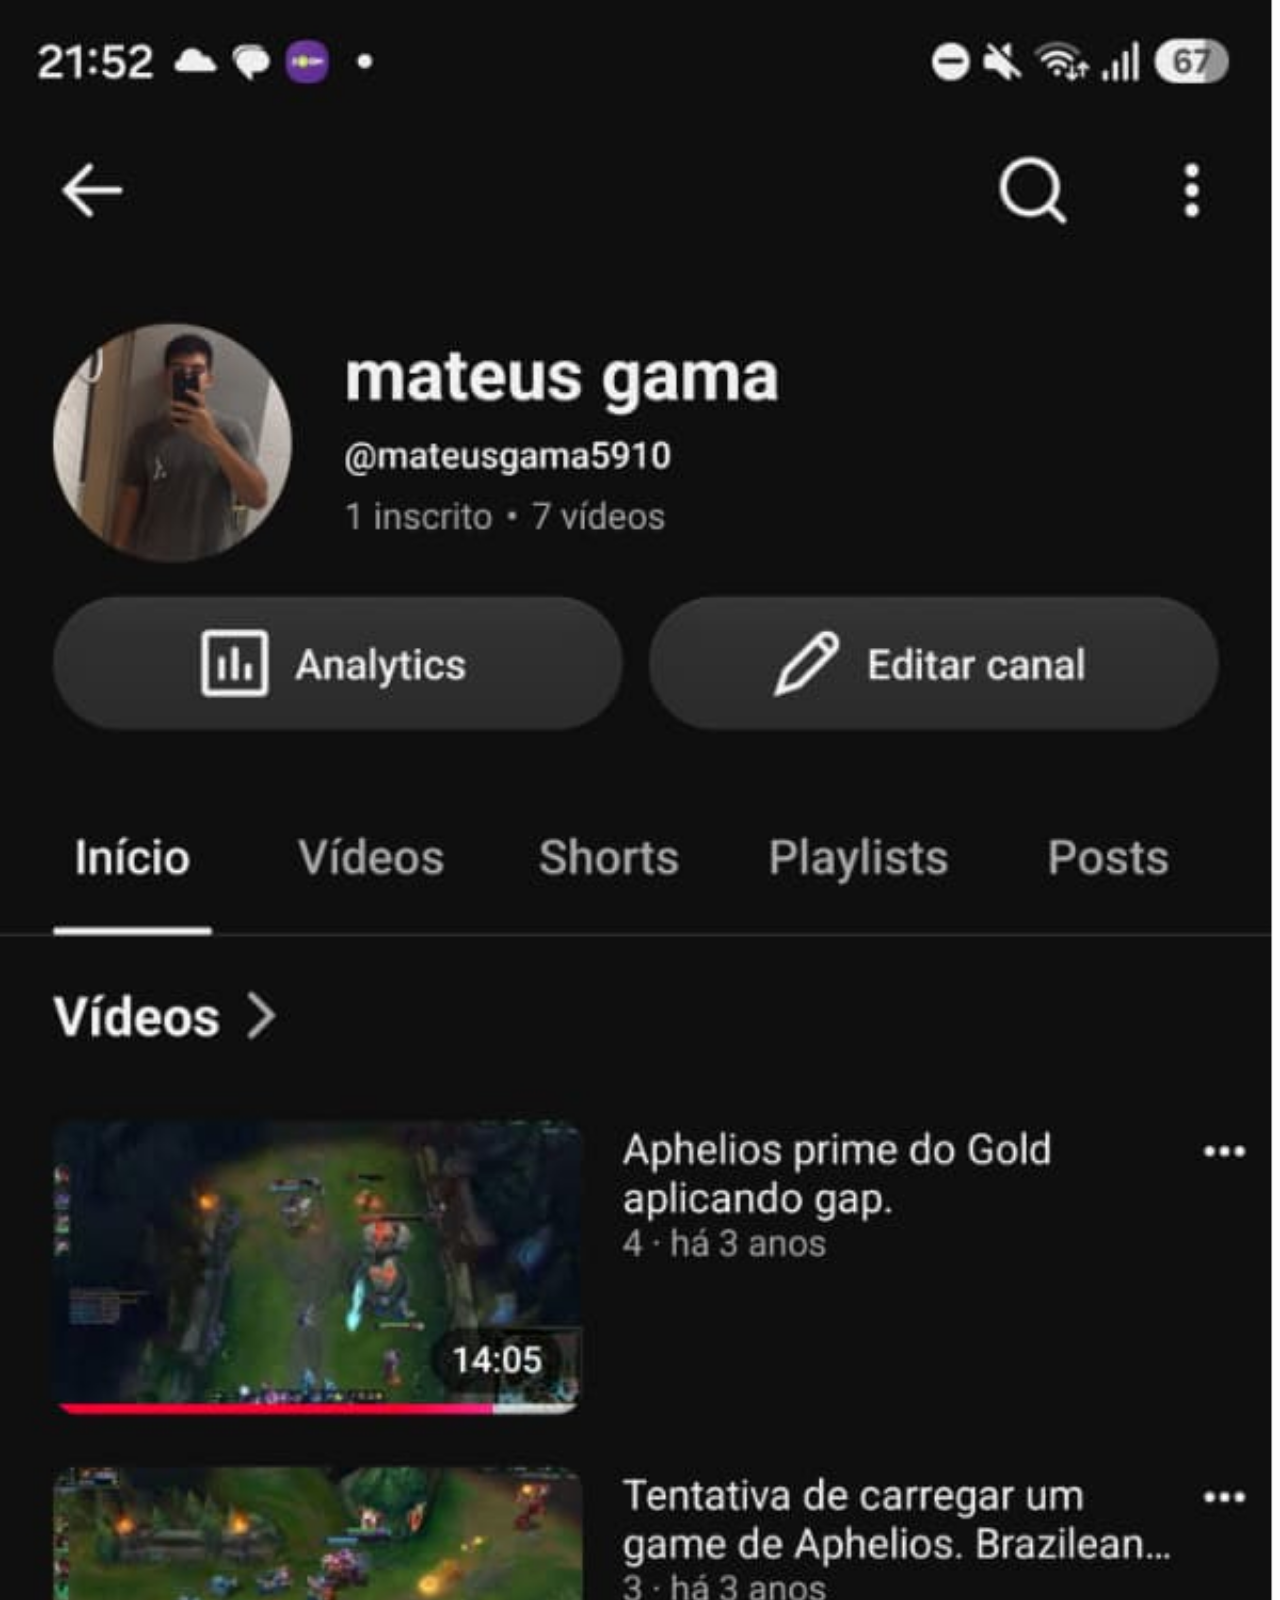
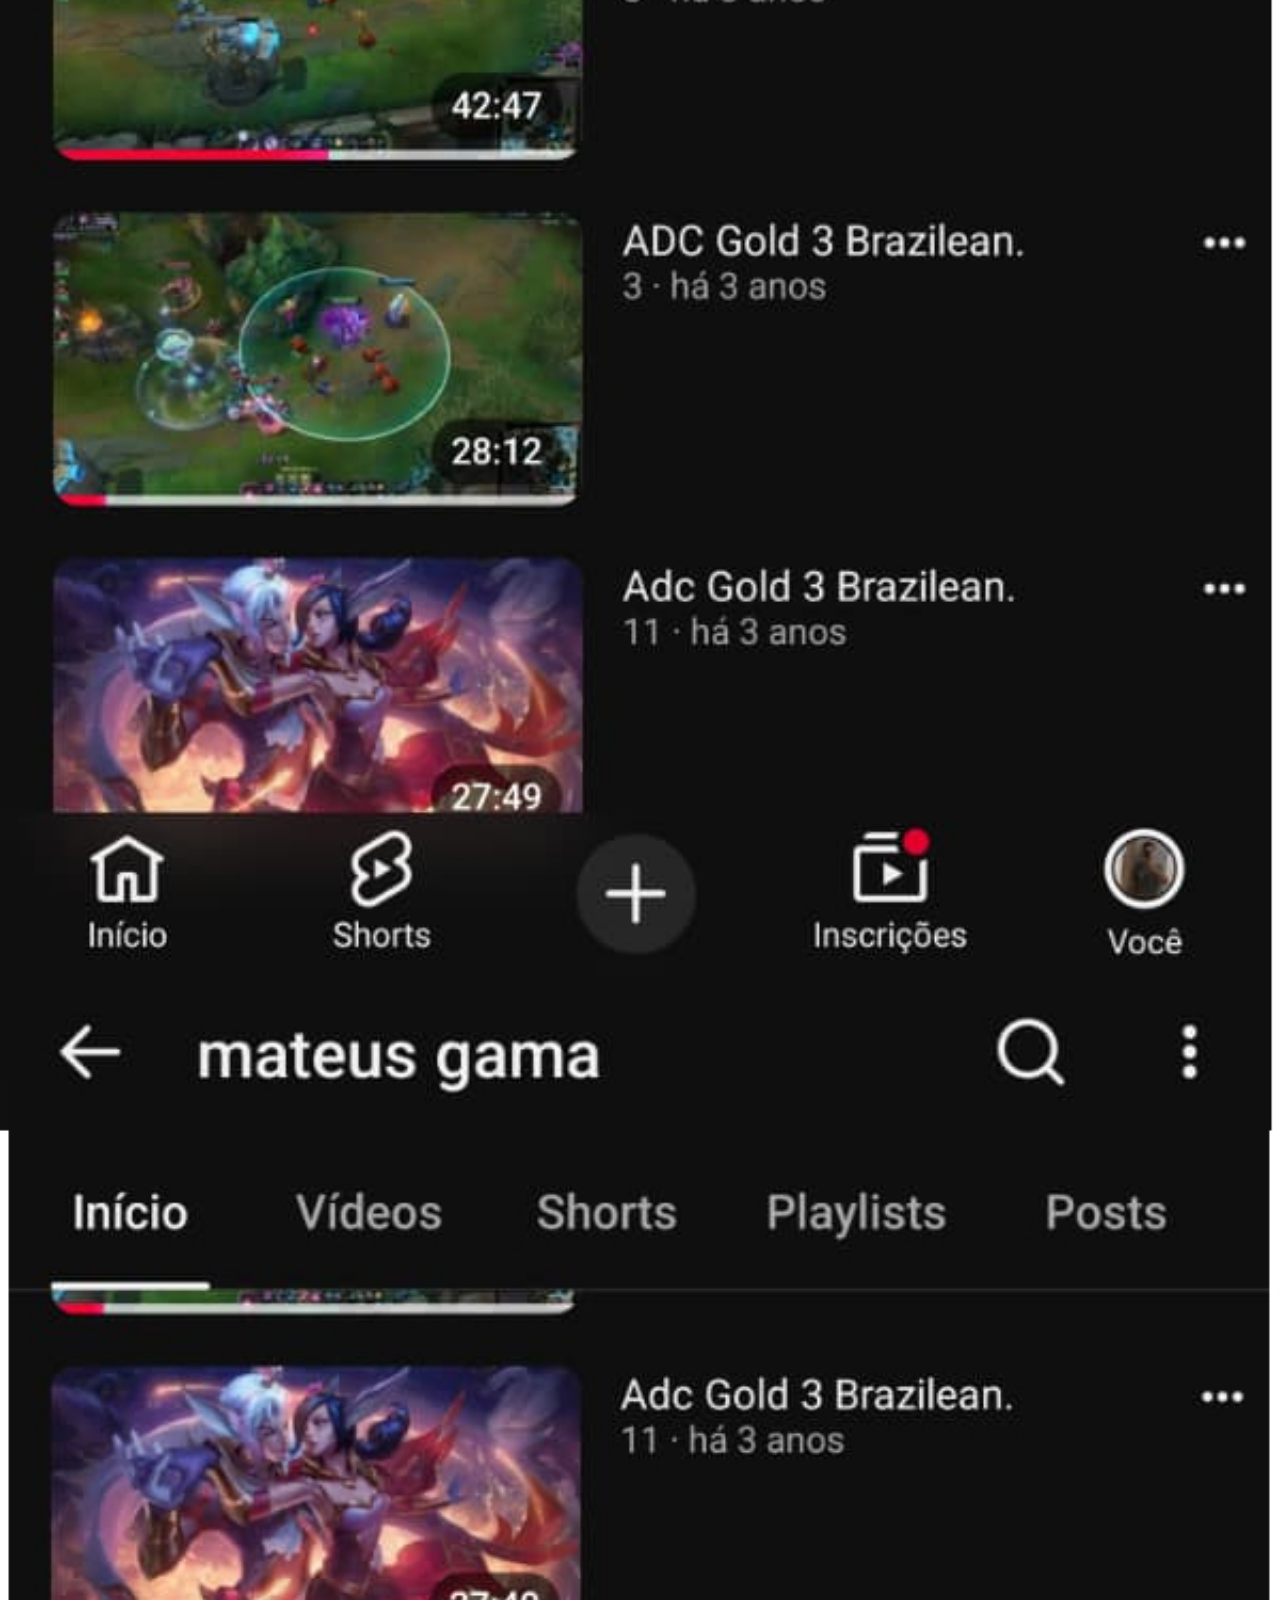
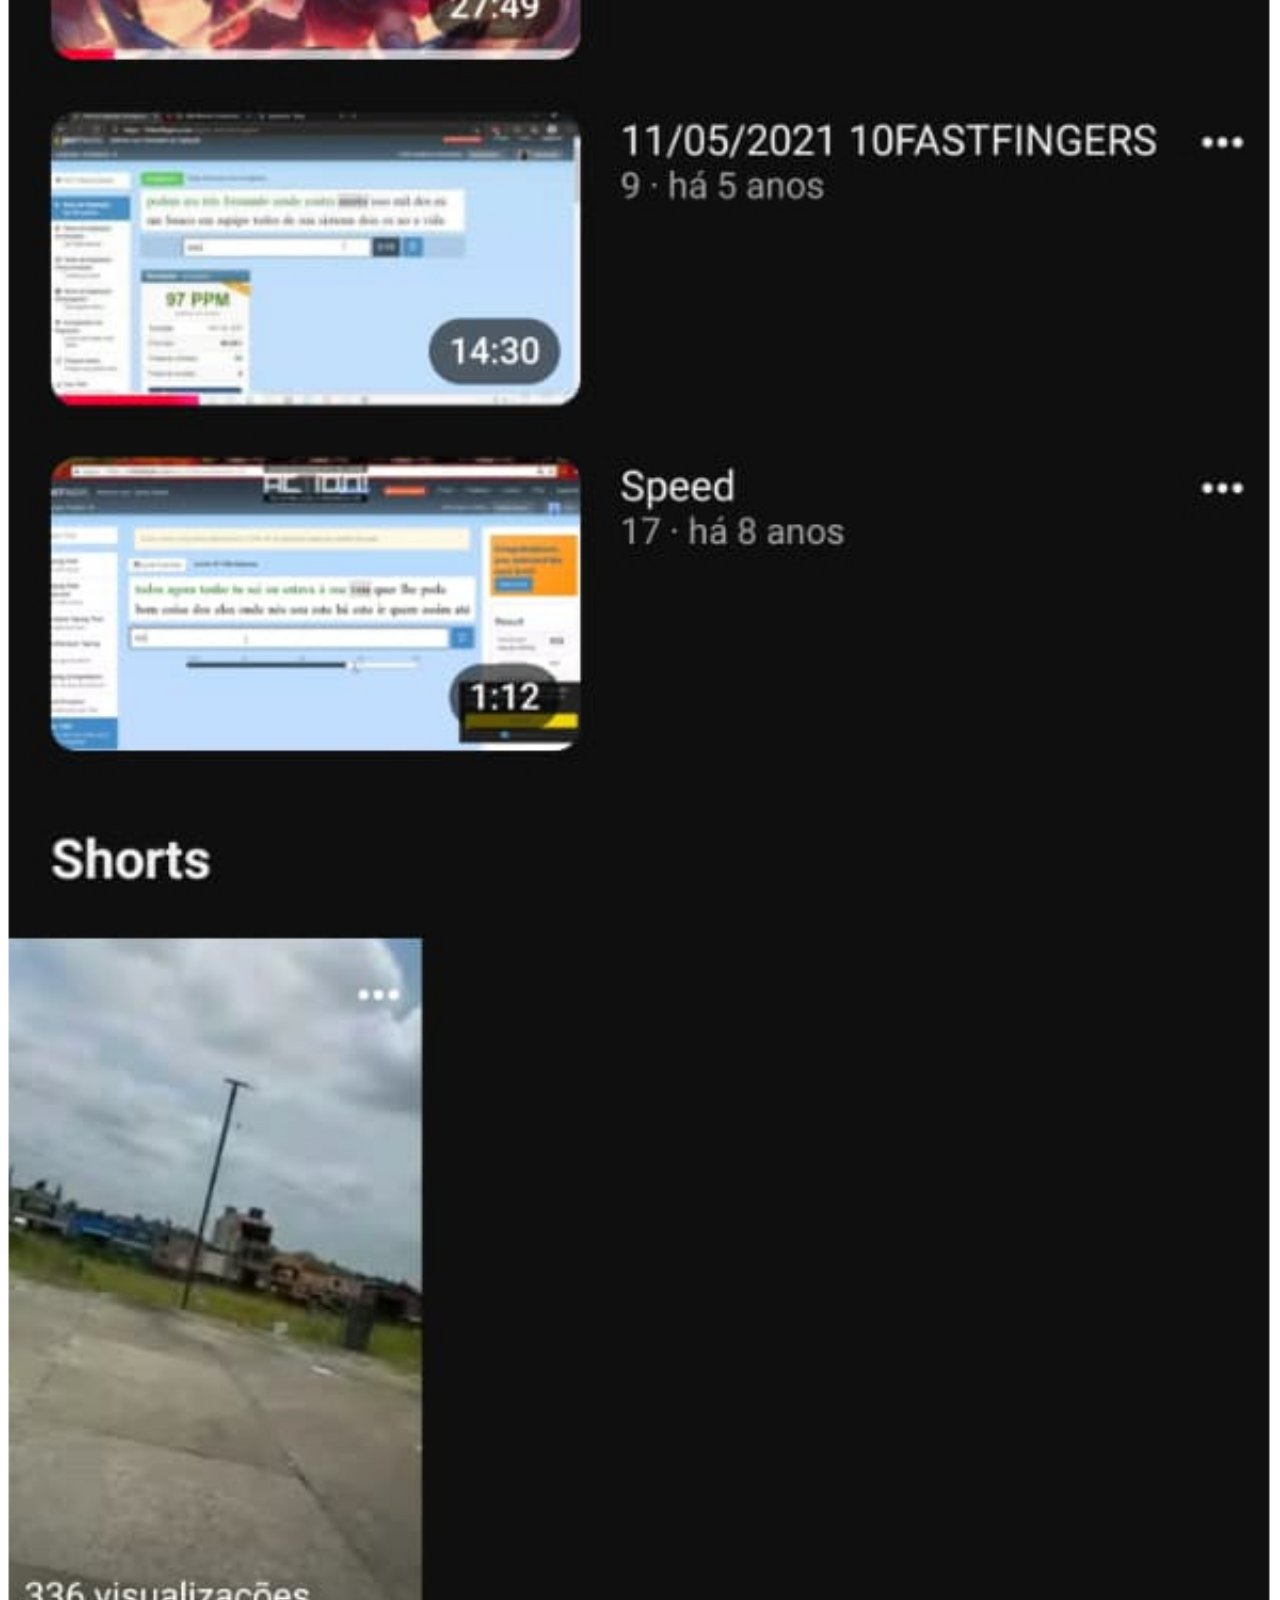
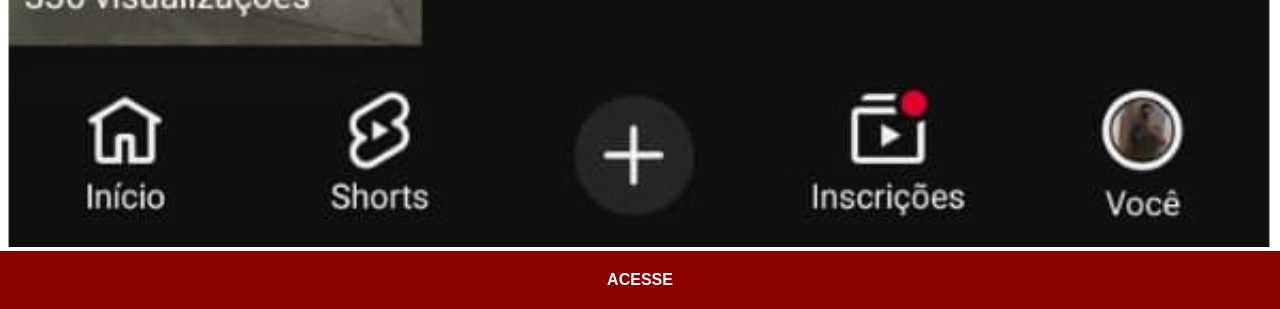
<file: youtube.html>
<!doctype html>
<html lang="pt-br">
  <head>
    <meta charset="UTF-8" />
    <meta name="viewport" content="width=device-width, initial-scale=1.0" />
    <title>Página Youtube</title>
    <link rel="stylesheet" href="estilos/social.css" />
  </head>
  <body>
    <img src="imagens/tela-youtube.jpeg" alt="Youtube" />
    <a href="https://www.youtube.com/@cursoemvideo" target="_blank">ACESSE</a>
  </body>
</html>
</file>
<file: estilos/style.css>
@charset "UTF-8";

* {
  padding: 0px;
  margin: 0px;
  font-family: Arial, Helvetica, sans-serif;
}

html,
body {
  height: 100vh;
  width: 100vw;
  background-color: black;
}

body {
  background-image: url(../imagens/fundo-madeira.jpg);
  background-position: top center;
  background-repeat: no-repeat;
  background-size: cover;
  background-attachment: fixed;
}

main {
  height: 100vh;
  position: relative;
}

section#telefone {
  position: absolute;
  height: 627px;
  width: 311px;
  left: 50%;
  top: 50%;
  transform: translate(-50%, -50%);
  background: url("../imagens/frame-iphone.png") no-repeat;
}

iframe#tela {
  position: relative;
  top: 80px;
  left: 22px;
  width: 267px;
  height: 471px;
}

section#redes-sociais {
  text-align: center;
}

section#redes-sociais img {
  width: 50px;
  margin: 10px;
  border-radius: 50%;
  box-shadow: 2px 2px 5px rgba(0, 0, 0, 0.4);
  box-sizing: border-box;
}

section#redes-sociais img:hover {
  border: 2px solid rgba(255, 255, 255, 0.607);
  transform: translate(-3px, -3px);
  box-shadow: 5px 5px 10px rgba(0, 0, 0, 0.6);
  transition: transform 0.5s;
}
</file>
<file: estilos/social.css>
@charset "UTF-8";

* {
  margin: 0px;
  padding: 0px;
  font-family: Arial, Helvetica, sans-serif;
}

::-webkit-scrollbar {
  width: 0px;
  height: 0px;
}
img {
  width: 100vw;
}

a {
  display: block;
  background-color: darkred;
  color: white;
  padding: 20px;
  text-align: center;
  font-weight: bolder;
  text-decoration: none;
}

a:hover {
  background-color: red;
}
</file>
